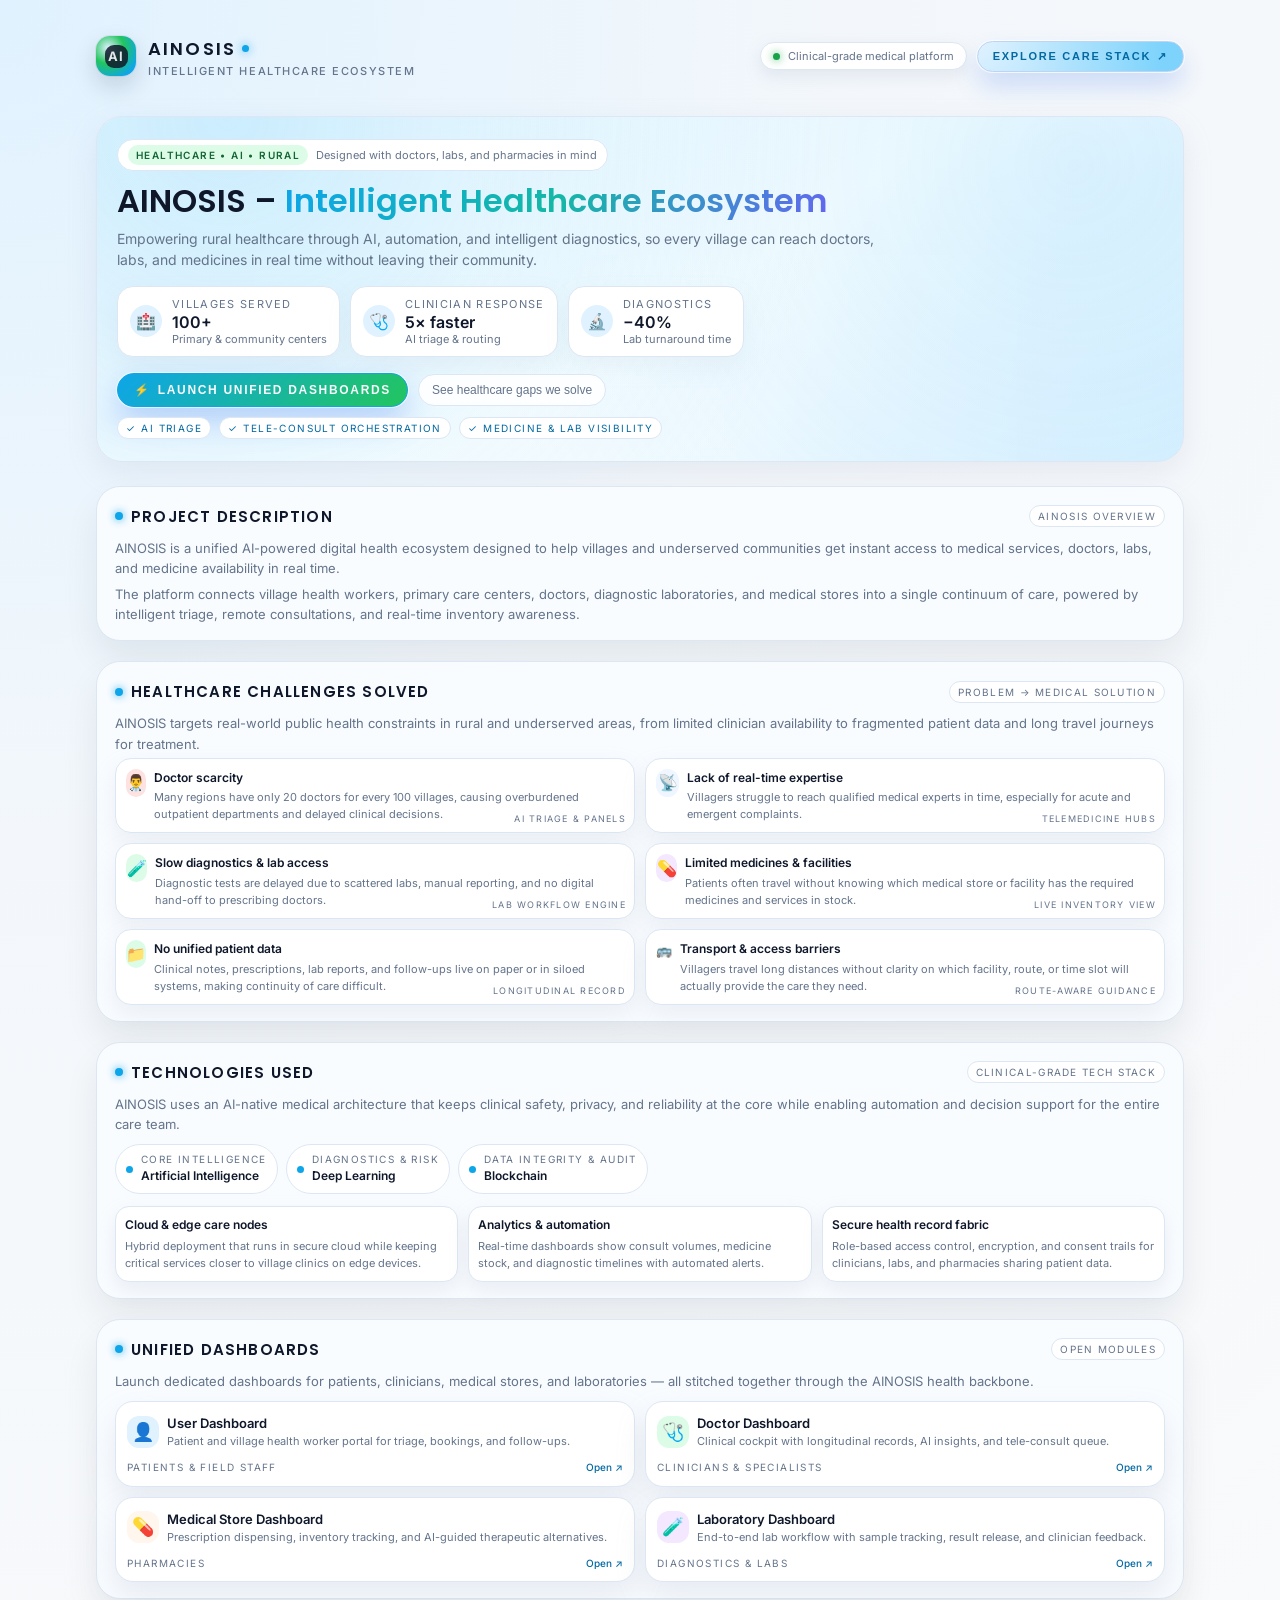
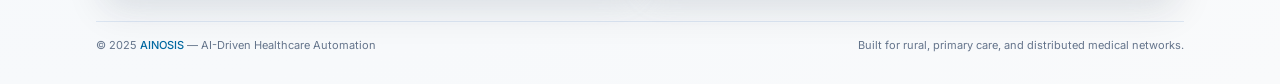
<file: AInosis/AInosis/index.html>
<!DOCTYPE html>
<html lang="en">
<head>
  <meta charset="UTF-8" />
  <title>AINOSIS – Intelligent Healthcare Ecosystem</title>
  <meta name="viewport" content="width=device-width, initial-scale=1.0" />
  <meta name="description" content="AINOSIS – Intelligent Healthcare Ecosystem for rural and underserved communities." />
  <link href="https://fonts.googleapis.com/css2?family=Poppins:wght@400;500;600;700&family=Inter:wght@300;400;500;600&display=swap" rel="stylesheet" />
  <style>
    :root {
      --bg: #f3f7fb;
      --bg-alt: #ffffff;
      --bg-section: #f9fcff;
      --primary: #0ea5e9;
      --primary-soft: #e0f2ff;
      --primary-strong: #0369a1;
      --accent-green: #16a34a;
      --accent-purple: #8b5cf6;
      --border-subtle: #dde7f3;
      --border-strong: #bed4f3;
      --text-main: #0f172a;
      --text-soft: #64748b;
      --radius-lg: 18px;
      --radius-xl: 24px;
      --shadow-soft: 0 18px 35px rgba(15, 23, 42, 0.07);
      --shadow-card: 0 10px 30px rgba(148, 163, 184, 0.16);
      --nav-height: 72px;
    }

    *, *::before, *::after {
      box-sizing: border-box;
      margin: 0;
      padding: 0;
    }

    body {
      font-family: 'Inter', system-ui, -apple-system, BlinkMacSystemFont, 'Segoe UI', sans-serif;
      background: radial-gradient(circle at top left, #e0f2ff 0, #f3f7fb 40%, #f9fafb 100%);
      color: var(--text-main);
      min-height: 100vh;
      -webkit-font-smoothing: antialiased;
    }

    a {
      text-decoration: none;
      color: inherit;
    }

    .page-shell {
      max-width: 1120px;
      margin: 0 auto;
      padding: 20px 16px 32px;
    }

    /* Top Navigation */
    .nav {
      height: var(--nav-height);
      display: flex;
      align-items: center;
      justify-content: space-between;
      margin-bottom: 24px;
    }

    .nav-left {
      display: flex;
      align-items: center;
      gap: 12px;
    }

    .nav-logo {
      width: 40px;
      height: 40px;
      border-radius: 14px;
      background: radial-gradient(circle at 30% 30%, #e0f2ff, #22c55e 40%, #0ea5e9 80%);
      display: flex;
      align-items: center;
      justify-content: center;
      box-shadow:
        0 0 0 1px rgba(15, 23, 42, 0.06),
        0 10px 24px rgba(15, 23, 42, 0.16);
    }

    .nav-logo-icon {
      width: 23px;
      height: 23px;
      border-radius: 9px;
      background: rgba(15, 23, 42, 0.85);
      color: #e5e7eb;
      font-size: 13px;
      font-weight: 700;
      letter-spacing: 0.09em;
      display: flex;
      align-items: center;
      justify-content: center;
    }

    .nav-title-group {
      display: flex;
      flex-direction: column;
      gap: 2px;
    }

    .nav-title {
      font-family: 'Poppins', system-ui;
      font-weight: 600;
      font-size: 18px;
      letter-spacing: 0.12em;
      text-transform: uppercase;
      display: flex;
      align-items: center;
      gap: 6px;
    }

    .nav-title span.brand-dot {
      width: 7px;
      height: 7px;
      border-radius: 999px;
      background: var(--primary);
      box-shadow: 0 0 10px rgba(14, 165, 233, 0.8);
    }

    .nav-subtitle {
      font-size: 11px;
      font-weight: 500;
      text-transform: uppercase;
      letter-spacing: 0.14em;
      color: var(--text-soft);
    }

    .nav-right {
      display: flex;
      align-items: center;
      gap: 10px;
    }

    .nav-pill {
      padding: 6px 12px;
      border-radius: 999px;
      border: 1px solid var(--border-subtle);
      background: #ffffff;
      display: inline-flex;
      align-items: center;
      gap: 8px;
      font-size: 11px;
      color: var(--text-soft);
      box-shadow: 0 6px 16px rgba(148, 163, 184, 0.18);
    }

    .nav-pill-dot {
      width: 7px;
      height: 7px;
      border-radius: 999px;
      background: var(--accent-green);
      box-shadow: 0 0 8px rgba(22, 163, 74, 0.8);
    }

    .nav-cta {
      padding: 8px 15px;
      border-radius: 999px;
      border: 1px solid var(--border-strong);
      background: radial-gradient(circle at 0 0, #e0f2ff, #bae6fd 35%, #7dd3fc 90%);
      font-size: 11px;
      font-weight: 600;
      letter-spacing: 0.16em;
      text-transform: uppercase;
      color: var(--primary-strong);
      display: inline-flex;
      align-items: center;
      gap: 6px;
      cursor: pointer;
      box-shadow:
        0 0 0 1px rgba(255, 255, 255, 0.7),
        0 14px 26px rgba(37, 99, 235, 0.2);
      transition: transform 160ms ease-out, box-shadow 160ms ease-out;
    }

    .nav-cta:hover {
      transform: translateY(-1px);
      box-shadow:
        0 0 0 1px rgba(191, 219, 254, 1),
        0 18px 34px rgba(30, 64, 175, 0.24);
    }

    /* Hero section (full width) */
    .hero {
      background: linear-gradient(145deg, #f5fbff 0, #ffffff 55%, #e0f2ff 100%);
      border-radius: 26px;
      padding: 22px 20px 22px;
      box-shadow: var(--shadow-card);
      border: 1px solid var(--border-subtle);
      margin-bottom: 24px;
      position: relative;
      overflow: hidden;
    }

    .hero-decoration {
      position: absolute;
      inset: 0;
      pointer-events: none;
      background:
        radial-gradient(circle at 12% 0, rgba(56, 189, 248, 0.25), transparent 60%),
        radial-gradient(circle at 90% 14%, rgba(56, 189, 248, 0.18), transparent 60%);
      opacity: 0.9;
    }

    .hero-inner {
      position: relative;
      z-index: 1;
    }

    .hero-top {
      display: flex;
      align-items: center;
      justify-content: space-between;
      gap: 10px;
      margin-bottom: 12px;
    }

    .hero-pill {
      padding: 5px 10px;
      border-radius: 999px;
      border: 1px solid var(--border-subtle);
      background: #ffffff;
      font-size: 11px;
      color: var(--text-soft);
      display: inline-flex;
      align-items: center;
      gap: 8px;
    }

    .hero-pill-badge {
      padding: 4px 8px;
      border-radius: 999px;
      background: #dcfce7;
      color: #166534;
      text-transform: uppercase;
      letter-spacing: 0.14em;
      font-size: 10px;
      font-weight: 600;
    }

    .hero-title {
      font-family: 'Poppins', system-ui;
      font-size: clamp(24px, 3vw + 8px, 32px);
      font-weight: 600;
      line-height: 1.15;
      margin-bottom: 8px;
      color: var(--text-main);
    }

    .hero-title span.highlight {
      background: linear-gradient(120deg, #0ea5e9, #14b8a6, #6366f1);
      -webkit-background-clip: text;
      background-clip: text;
      color: transparent;
    }

    .hero-subtitle {
      font-size: 14px;
      color: var(--text-soft);
      max-width: 760px;
      line-height: 1.5;
      margin-bottom: 16px;
    }

    .hero-stats {
      display: flex;
      flex-wrap: wrap;
      gap: 10px;
      margin-bottom: 16px;
    }

    .hero-stat-card {
      min-width: 160px;
      border-radius: 16px;
      padding: 10px 12px;
      background: #ffffff;
      border: 1px solid var(--border-subtle);
      box-shadow: 0 10px 24px rgba(148, 163, 184, 0.1);
      display: flex;
      align-items: center;
      gap: 10px;
    }

    .hero-stat-icon {
      width: 32px;
      height: 32px;
      border-radius: 999px;
      display: flex;
      align-items: center;
      justify-content: center;
      font-size: 16px;
      background: var(--primary-soft);
      color: var(--primary-strong);
    }

    .hero-stat-label {
      font-size: 11px;
      text-transform: uppercase;
      letter-spacing: 0.12em;
      color: var(--text-soft);
      margin-bottom: 1px;
    }

    .hero-stat-value {
      font-size: 16px;
      font-weight: 600;
      color: var(--text-main);
    }

    .hero-stat-sub {
      font-size: 11px;
      color: var(--text-soft);
    }

    .hero-actions {
      display: flex;
      flex-wrap: wrap;
      gap: 10px;
      align-items: center;
    }

    .btn-primary {
      padding: 9px 16px;
      border-radius: 999px;
      border: 1px solid var(--primary);
      background: linear-gradient(135deg, #0ea5e9, #22c55e);
      color: #f9fafb;
      font-size: 12px;
      font-weight: 600;
      letter-spacing: 0.14em;
      text-transform: uppercase;
      display: inline-flex;
      align-items: center;
      gap: 7px;
      cursor: pointer;
      box-shadow:
        0 0 0 1px rgba(255, 255, 255, 0.6),
        0 14px 30px rgba(37, 99, 235, 0.27);
      transition: transform 160ms ease-out, box-shadow 160ms ease-out;
    }

    .btn-primary:hover {
      transform: translateY(-1px);
      box-shadow:
        0 0 0 1px rgba(129, 230, 217, 0.7),
        0 18px 36px rgba(30, 64, 175, 0.32);
    }

    .btn-ghost {
      padding: 8px 13px;
      border-radius: 999px;
      border: 1px solid var(--border-subtle);
      background: rgba(255, 255, 255, 0.9);
      color: var(--text-soft);
      font-size: 12px;
      display: inline-flex;
      align-items: center;
      gap: 7px;
      cursor: pointer;
      transition: background 140ms ease-out, border-color 140ms ease-out, color 140ms ease-out;
    }

    .btn-ghost:hover {
      background: #eef4ff;
      border-color: #cbd5f5;
      color: var(--primary-strong);
    }

    .hero-footnote {
      margin-top: 10px;
      font-size: 11px;
      color: var(--text-soft);
      display: flex;
      flex-wrap: wrap;
      gap: 8px;
      align-items: center;
    }

    .hero-footnote-badge {
      padding: 4px 8px;
      border-radius: 999px;
      border: 1px solid var(--border-subtle);
      background: #ffffff;
      font-size: 10px;
      letter-spacing: 0.14em;
      text-transform: uppercase;
      color: var(--primary-strong);
      display: inline-flex;
      align-items: center;
      gap: 5px;
    }

    /* SECTION WRAPPER */
    .section {
      background: var(--bg-section);
      border-radius: var(--radius-xl);
      padding: 18px 18px 16px;
      border: 1px solid var(--border-subtle);
      box-shadow: var(--shadow-soft);
      margin-bottom: 20px;
    }

    .section-header {
      display: flex;
      align-items: center;
      justify-content: space-between;
      gap: 10px;
      margin-bottom: 10px;
    }

    .section-title {
      font-family: 'Poppins', system-ui;
      font-size: 15px;
      font-weight: 600;
      letter-spacing: 0.08em;
      text-transform: uppercase;
      display: inline-flex;
      align-items: center;
      gap: 8px;
      color: var(--text-main);
    }

    .section-title-pill {
      width: 8px;
      height: 8px;
      border-radius: 999px;
      background: var(--primary);
      box-shadow: 0 0 8px rgba(14, 165, 233, 0.9);
    }

    .section-chip {
      padding: 4px 8px;
      border-radius: 999px;
      border: 1px solid var(--border-subtle);
      background: #ffffff;
      font-size: 10px;
      text-transform: uppercase;
      letter-spacing: 0.13em;
      color: var(--text-soft);
    }

    .section-body {
      font-size: 13px;
      color: var(--text-soft);
      line-height: 1.55;
    }

    .section-body p + p {
      margin-top: 6px;
    }

    /* Challenges grid (single flow, but 2 columns on desktop) */
    .challenge-grid {
      display: grid;
      grid-template-columns: repeat(2, minmax(0, 1fr));
      gap: 10px;
      margin-top: 4px;
    }

    .challenge-card {
      border-radius: 16px;
      padding: 10px 10px 9px;
      background: #ffffff;
      border: 1px solid var(--border-subtle);
      box-shadow: 0 10px 24px rgba(148, 163, 184, 0.14);
      display: flex;
      align-items: flex-start;
      gap: 8px;
      position: relative;
      overflow: hidden;
    }

    .challenge-icon {
      width: 28px;
      height: 28px;
      border-radius: 999px;
      display: flex;
      align-items: center;
      justify-content: center;
      font-size: 16px;
    }

    .challenge-icon.blue {
      background: #eff6ff;
      color: #1d4ed8;
    }

    .challenge-icon.green {
      background: #dcfce7;
      color: #15803d;
    }

    .challenge-icon.purple {
      background: #f3e8ff;
      color: #7c3aed;
    }

    .challenge-icon.red {
      background: #fee2e2;
      color: #b91c1c;
    }

    .challenge-title {
      font-size: 12px;
      font-weight: 600;
      color: var(--text-main);
      margin-bottom: 2px;
    }

    .challenge-text {
      font-size: 11px;
      color: var(--text-soft);
    }

    .challenge-tag {
      position: absolute;
      bottom: 6px;
      right: 8px;
      font-size: 9px;
      text-transform: uppercase;
      letter-spacing: 0.14em;
      color: var(--text-soft);
    }

    /* Technologies */
    .tech-pill-row {
      display: flex;
      flex-wrap: wrap;
      gap: 8px;
      margin-top: 10px;
    }

    .tech-pill {
      border-radius: 999px;
      padding: 7px 10px;
      border: 1px solid var(--border-subtle);
      background: #ffffff;
      display: inline-flex;
      align-items: center;
      gap: 8px;
      font-size: 11px;
    }

    .tech-dot {
      width: 7px;
      height: 7px;
      border-radius: 999px;
      background: var(--primary);
    }

    .tech-label {
      font-size: 10px;
      letter-spacing: 0.14em;
      text-transform: uppercase;
      color: var(--text-soft);
    }

    .tech-primary {
      font-size: 12px;
      font-weight: 600;
      color: var(--text-main);
    }

    .tech-grid {
      display: grid;
      grid-template-columns: repeat(3, minmax(0, 1fr));
      gap: 10px;
      margin-top: 12px;
    }

    .tech-mini {
      border-radius: 14px;
      padding: 9px 9px;
      background: #ffffff;
      border: 1px solid var(--border-subtle);
      box-shadow: 0 8px 20px rgba(148, 163, 184, 0.16);
      font-size: 12px;
    }

    .tech-mini-label {
      font-weight: 600;
      color: var(--text-main);
      margin-bottom: 3px;
    }

    .tech-mini-caption {
      font-size: 11px;
      color: var(--text-soft);
    }

    /* Dashboard Links */
    .dash-links-grid {
      display: grid;
      grid-template-columns: repeat(2, minmax(0, 1fr));
      gap: 10px;
      margin-top: 10px;
    }

    .dash-link-card {
      border-radius: 18px;
      padding: 11px 11px 10px;
      background: #ffffff;
      border: 1px solid var(--border-subtle);
      box-shadow: 0 14px 30px rgba(148, 163, 184, 0.18);
      cursor: pointer;
      display: flex;
      flex-direction: column;
      gap: 6px;
      transition: transform 150ms ease-out, box-shadow 150ms ease-out, border-color 150ms ease-out;
    }

    .dash-link-card:hover {
      transform: translateY(-3px);
      border-color: var(--primary);
      box-shadow:
        0 0 0 1px rgba(191, 219, 254, 0.9),
        0 18px 38px rgba(30, 64, 175, 0.32);
    }

    .dash-link-header {
      display: flex;
      align-items: center;
      gap: 8px;
    }

    .dash-link-icon {
      width: 32px;
      height: 32px;
      border-radius: 12px;
      display: flex;
      align-items: center;
      justify-content: center;
      font-size: 18px;
      background: #eff6ff;
      color: #1d4ed8;
    }

    .dash-link-title {
      font-size: 13px;
      font-weight: 600;
      color: var(--text-main);
    }

    .dash-link-subtitle {
      font-size: 11px;
      color: var(--text-soft);
    }

    .dash-link-footer {
      display: flex;
      justify-content: space-between;
      align-items: center;
      margin-top: 4px;
      font-size: 10px;
    }

    .dash-link-chip {
      text-transform: uppercase;
      letter-spacing: 0.14em;
      color: var(--text-soft);
    }

    .dash-link-cta {
      display: inline-flex;
      align-items: center;
      gap: 4px;
      color: var(--primary-strong);
      font-weight: 500;
    }

    /* Footer */
    .footer {
      margin-top: 22px;
      padding-top: 16px;
      border-top: 1px solid var(--border-subtle);
      font-size: 11px;
      color: var(--text-soft);
      display: flex;
      justify-content: space-between;
      gap: 8px;
      flex-wrap: wrap;
    }

    .footer span.highlight {
      color: var(--primary-strong);
      font-weight: 500;
    }

    /* Simple fade-in */
    .fade-in {
      opacity: 0;
      transform: translateY(8px);
      transition: opacity 220ms ease-out, transform 220ms ease-out;
    }

    .fade-in.visible {
      opacity: 1;
      transform: translateY(0);
    }

    /* Responsive */
    @media (max-width: 900px) {
      .challenge-grid {
        grid-template-columns: minmax(0, 1fr);
      }
      .tech-grid {
        grid-template-columns: repeat(2, minmax(0, 1fr));
      }
      .dash-links-grid {
        grid-template-columns: minmax(0, 1fr);
      }
    }

    @media (max-width: 720px) {
      .nav-subtitle {
        display: none;
      }
      .nav-pill {
        display: none;
      }
      .hero {
        padding: 18px 14px 16px;
      }
      .hero-stats {
        flex-direction: column;
      }
      .tech-grid {
        grid-template-columns: minmax(0, 1fr);
      }
    }

    @media (max-width: 480px) {
      .page-shell {
        padding-inline: 14px;
      }
      .hero-actions {
        flex-direction: column;
        align-items: stretch;
      }
      .btn-primary,
      .btn-ghost {
        width: 100%;
        justify-content: center;
      }
    }
  </style>
</head>
<body>
  <div class="page-shell">
    <!-- Top Navigation -->
    <header class="nav">
      <div class="nav-left">
        <div class="nav-logo">
          <div class="nav-logo-icon">AI</div>
        </div>
        <div class="nav-title-group">
          <div class="nav-title">
            AINOSIS
            <span class="brand-dot"></span>
          </div>
          <div class="nav-subtitle">Intelligent Healthcare Ecosystem</div>
        </div>
      </div>
      <div class="nav-right">
        <div class="nav-pill">
          <span class="nav-pill-dot"></span>
          <span>Clinical-grade medical platform</span>
        </div>
        <button class="nav-cta" id="navExploreBtn">
          Explore care stack
          <span>↗</span>
        </button>
      </div>
    </header>

    <!-- Hero Section (full width) -->
    <section class="hero fade-in" id="heroSection">
      <div class="hero-decoration"></div>
      <div class="hero-inner">
        <div class="hero-top">
          <div class="hero-pill">
            <span class="hero-pill-badge">Healthcare • AI • Rural</span>
            <span>Designed with doctors, labs, and pharmacies in mind</span>
          </div>
        </div>

        <h1 class="hero-title">
          AINOSIS – <span class="highlight">Intelligent Healthcare Ecosystem</span>
        </h1>
        <p class="hero-subtitle">
          Empowering rural healthcare through AI, automation, and intelligent diagnostics, so every village can reach doctors, labs, and medicines in real time without leaving their community.
        </p>

        <div class="hero-stats">
          <div class="hero-stat-card">
            <div class="hero-stat-icon">🏥</div>
            <div>
              <div class="hero-stat-label">Villages served</div>
              <div class="hero-stat-value">100+</div>
              <div class="hero-stat-sub">Primary & community centers</div>
            </div>
          </div>
          <div class="hero-stat-card">
            <div class="hero-stat-icon">🩺</div>
            <div>
              <div class="hero-stat-label">Clinician response</div>
              <div class="hero-stat-value">5× faster</div>
              <div class="hero-stat-sub">AI triage & routing</div>
            </div>
          </div>
          <div class="hero-stat-card">
            <div class="hero-stat-icon">🔬</div>
            <div>
              <div class="hero-stat-label">Diagnostics</div>
              <div class="hero-stat-value">−40%</div>
              <div class="hero-stat-sub">Lab turnaround time</div>
            </div>
          </div>
        </div>

        <div class="hero-actions">
          <button class="btn-primary" id="getStartedBtn">
            <span>⚡</span>
            Launch unified dashboards
          </button>
          <button class="btn-ghost" id="viewChallengesBtn">
            <span>See healthcare gaps we solve</span>
          </button>
        </div>

        <div class="hero-footnote">
          <div class="hero-footnote-badge">
            <span>✓</span>
            AI triage
          </div>
          <div class="hero-footnote-badge">
            <span>✓</span>
            Tele-consult orchestration
          </div>
          <div class="hero-footnote-badge">
            <span>✓</span>
            Medicine & lab visibility
          </div>
        </div>
      </div>
    </section>

    <!-- Project Description -->
    <section class="section fade-in" id="descriptionSection">
      <div class="section-header">
        <div class="section-title">
          <span class="section-title-pill"></span>
          Project Description
        </div>
        <div class="section-chip">AINOSIS overview</div>
      </div>
      <div class="section-body">
        <p>
          AINOSIS is a unified AI-powered digital health ecosystem designed to help villages and underserved communities get instant access to medical services, doctors, labs, and medicine availability in real time.
        </p>
        <p>
          The platform connects village health workers, primary care centers, doctors, diagnostic laboratories, and medical stores into a single continuum of care, powered by intelligent triage, remote consultations, and real-time inventory awareness.
        </p>
      </div>
    </section>

    <!-- Challenges Solved -->
    <section class="section fade-in" id="challengesSection">
      <div class="section-header">
        <div class="section-title">
          <span class="section-title-pill"></span>
          Healthcare Challenges Solved
        </div>
        <div class="section-chip">Problem → Medical solution</div>
      </div>
      <div class="section-body">
        <p>
          AINOSIS targets real-world public health constraints in rural and underserved areas, from limited clinician availability to fragmented patient data and long travel journeys for treatment.
        </p>
        <div class="challenge-grid">
          <div class="challenge-card">
            <div class="challenge-icon red">👨‍⚕️</div>
            <div>
              <div class="challenge-title">Doctor scarcity</div>
              <div class="challenge-text">
                Many regions have only 20 doctors for every 100 villages, causing overburdened outpatient departments and delayed clinical decisions.
              </div>
            </div>
            <div class="challenge-tag">AI triage & panels</div>
          </div>

          <div class="challenge-card">
            <div class="challenge-icon blue">📡</div>
            <div>
              <div class="challenge-title">Lack of real-time expertise</div>
              <div class="challenge-text">
                Villagers struggle to reach qualified medical experts in time, especially for acute and emergent complaints.
              </div>
            </div>
            <div class="challenge-tag">Telemedicine hubs</div>
          </div>

          <div class="challenge-card">
            <div class="challenge-icon green">🧪</div>
            <div>
              <div class="challenge-title">Slow diagnostics & lab access</div>
              <div class="challenge-text">
                Diagnostic tests are delayed due to scattered labs, manual reporting, and no digital hand-off to prescribing doctors.
              </div>
            </div>
            <div class="challenge-tag">Lab workflow engine</div>
          </div>

          <div class="challenge-card">
            <div class="challenge-icon purple">💊</div>
            <div>
              <div class="challenge-title">Limited medicines & facilities</div>
              <div class="challenge-text">
                Patients often travel without knowing which medical store or facility has the required medicines and services in stock.
              </div>
            </div>
            <div class="challenge-tag">Live inventory view</div>
          </div>

          <div class="challenge-card">
            <div class="challenge-icon green">📁</div>
            <div>
              <div class="challenge-title">No unified patient data</div>
              <div class="challenge-text">
                Clinical notes, prescriptions, lab reports, and follow-ups live on paper or in siloed systems, making continuity of care difficult.
              </div>
            </div>
            <div class="challenge-tag">Longitudinal record</div>
          </div>

          <div class="challenge-card">
            <div class="challenge-icon.red">🚌</div>
            <div>
              <div class="challenge-title">Transport & access barriers</div>
              <div class="challenge-text">
                Villagers travel long distances without clarity on which facility, route, or time slot will actually provide the care they need.
              </div>
            </div>
            <div class="challenge-tag">Route-aware guidance</div>
          </div>
        </div>
      </div>
    </section>

    <!-- Technologies Used -->
    <section class="section fade-in" id="techSection">
      <div class="section-header">
        <div class="section-title">
          <span class="section-title-pill"></span>
          Technologies Used
        </div>
        <div class="section-chip">Clinical-grade tech stack</div>
      </div>
      <div class="section-body">
        <p>
          AINOSIS uses an AI-native medical architecture that keeps clinical safety, privacy, and reliability at the core while enabling automation and decision support for the entire care team.
        </p>
        <div class="tech-pill-row">
          <div class="tech-pill">
            <span class="tech-dot"></span>
            <div>
              <div class="tech-label">Core intelligence</div>
              <div class="tech-primary">Artificial Intelligence</div>
            </div>
          </div>
          <div class="tech-pill">
            <span class="tech-dot"></span>
            <div>
              <div class="tech-label">Diagnostics & risk</div>
              <div class="tech-primary">Deep Learning</div>
            </div>
          </div>
          <div class="tech-pill">
            <span class="tech-dot"></span>
            <div>
              <div class="tech-label">Data integrity & audit</div>
              <div class="tech-primary">Blockchain</div>
            </div>
          </div>
        </div>

        <div class="tech-grid">
          <div class="tech-mini">
            <div class="tech-mini-label">Cloud & edge care nodes</div>
            <div class="tech-mini-caption">
              Hybrid deployment that runs in secure cloud while keeping critical services closer to village clinics on edge devices.
            </div>
          </div>
          <div class="tech-mini">
            <div class="tech-mini-label">Analytics & automation</div>
            <div class="tech-mini-caption">
              Real-time dashboards show consult volumes, medicine stock, and diagnostic timelines with automated alerts.
            </div>
          </div>
          <div class="tech-mini">
            <div class="tech-mini-label">Secure health record fabric</div>
            <div class="tech-mini-caption">
              Role-based access control, encryption, and consent trails for clinicians, labs, and pharmacies sharing patient data.
            </div>
          </div>
        </div>
      </div>
    </section>

    <!-- Dashboard Links -->
    <section class="section fade-in" id="dashLinksSection">
      <div class="section-header">
        <div class="section-title">
          <span class="section-title-pill"></span>
          Unified Dashboards
        </div>
        <div class="section-chip">Open modules</div>
      </div>
      <div class="section-body">
        <p style="margin-bottom: 8px;">
          Launch dedicated dashboards for patients, clinicians, medical stores, and laboratories — all stitched together through the AINOSIS health backbone.
        </p>
        <div class="dash-links-grid">
          <!-- User Dashboard -->
          <a href="User/index.html" target="_blank" class="dash-link-card">
            <div class="dash-link-header">
              <div class="dash-link-icon" style="background:#e0f2fe;color:#0f766e;">👤</div>
              <div>
                <div class="dash-link-title">User Dashboard</div>
                <div class="dash-link-subtitle">
                  Patient and village health worker portal for triage, bookings, and follow-ups.
                </div>
              </div>
            </div>
            <div class="dash-link-footer">
              <span class="dash-link-chip">Patients & field staff</span>
              <span class="dash-link-cta">Open ↗</span>
            </div>
          </a>

          <!-- Doctor Dashboard -->
          <a href="Doctor/index.html" target="_blank" class="dash-link-card">
            <div class="dash-link-header">
              <div class="dash-link-icon" style="background:#dcfce7;color:#166534;">🩺</div>
              <div>
                <div class="dash-link-title">Doctor Dashboard</div>
                <div class="dash-link-subtitle">
                  Clinical cockpit with longitudinal records, AI insights, and tele-consult queue.
                </div>
              </div>
            </div>
            <div class="dash-link-footer">
              <span class="dash-link-chip">Clinicians & specialists</span>
              <span class="dash-link-cta">Open ↗</span>
            </div>
          </a>

          <!-- Medical Store Dashboard -->
          <a href="Medical Store/index.html" target="_blank" class="dash-link-card">
            <div class="dash-link-header">
              <div class="dash-link-icon" style="background:#fff7ed;color:#c2410c;">💊</div>
              <div>
                <div class="dash-link-title">Medical Store Dashboard</div>
                <div class="dash-link-subtitle">
                  Prescription dispensing, inventory tracking, and AI-guided therapeutic alternatives.
                </div>
              </div>
            </div>
            <div class="dash-link-footer">
              <span class="dash-link-chip">Pharmacies</span>
              <span class="dash-link-cta">Open ↗</span>
            </div>
          </a>

          <!-- Laboratory Dashboard -->
          <a href="Laboratory/index.html" target="_blank" class="dash-link-card">
            <div class="dash-link-header">
              <div class="dash-link-icon" style="background:#f3e8ff;color:#6d28d9;">🧪</div>
              <div>
                <div class="dash-link-title">Laboratory Dashboard</div>
                <div class="dash-link-subtitle">
                  End-to-end lab workflow with sample tracking, result release, and clinician feedback.
                </div>
              </div>
            </div>
            <div class="dash-link-footer">
              <span class="dash-link-chip">Diagnostics & labs</span>
              <span class="dash-link-cta">Open ↗</span>
            </div>
          </a>
        </div>
      </div>
    </section>

    <!-- Footer -->
    <footer class="footer">
      <div>
        © 2025 <span class="highlight">AINOSIS</span> — AI-Driven Healthcare Automation
      </div>
      <div>
        Built for rural, primary care, and distributed medical networks.
      </div>
    </footer>
  </div>

  <script>
    function smoothScrollToSection(id) {
      const el = document.getElementById(id);
      if (!el) return;
      const rect = el.getBoundingClientRect();
      const offset = window.scrollY + rect.top - 70;
      window.scrollTo({ top: offset, behavior: 'smooth' });
    }

    document.getElementById('viewChallengesBtn')?.addEventListener('click', function () {
      smoothScrollToSection('challengesSection');
    });

    document.getElementById('getStartedBtn')?.addEventListener('click', function () {
      smoothScrollToSection('dashLinksSection');
    });

    document.getElementById('navExploreBtn')?.addEventListener('click', function () {
      smoothScrollToSection('descriptionSection');
    });

    const observer = new IntersectionObserver(
      (entries) => {
        entries.forEach((entry) => {
          if (entry.isIntersecting) {
            entry.target.classList.add('visible');
            observer.unobserve(entry.target);
          }
        });
      },
      { threshold: 0.15 }
    );

    document.querySelectorAll('.fade-in').forEach((el) => observer.observe(el));
  </script>
</body>
</html>
</file>
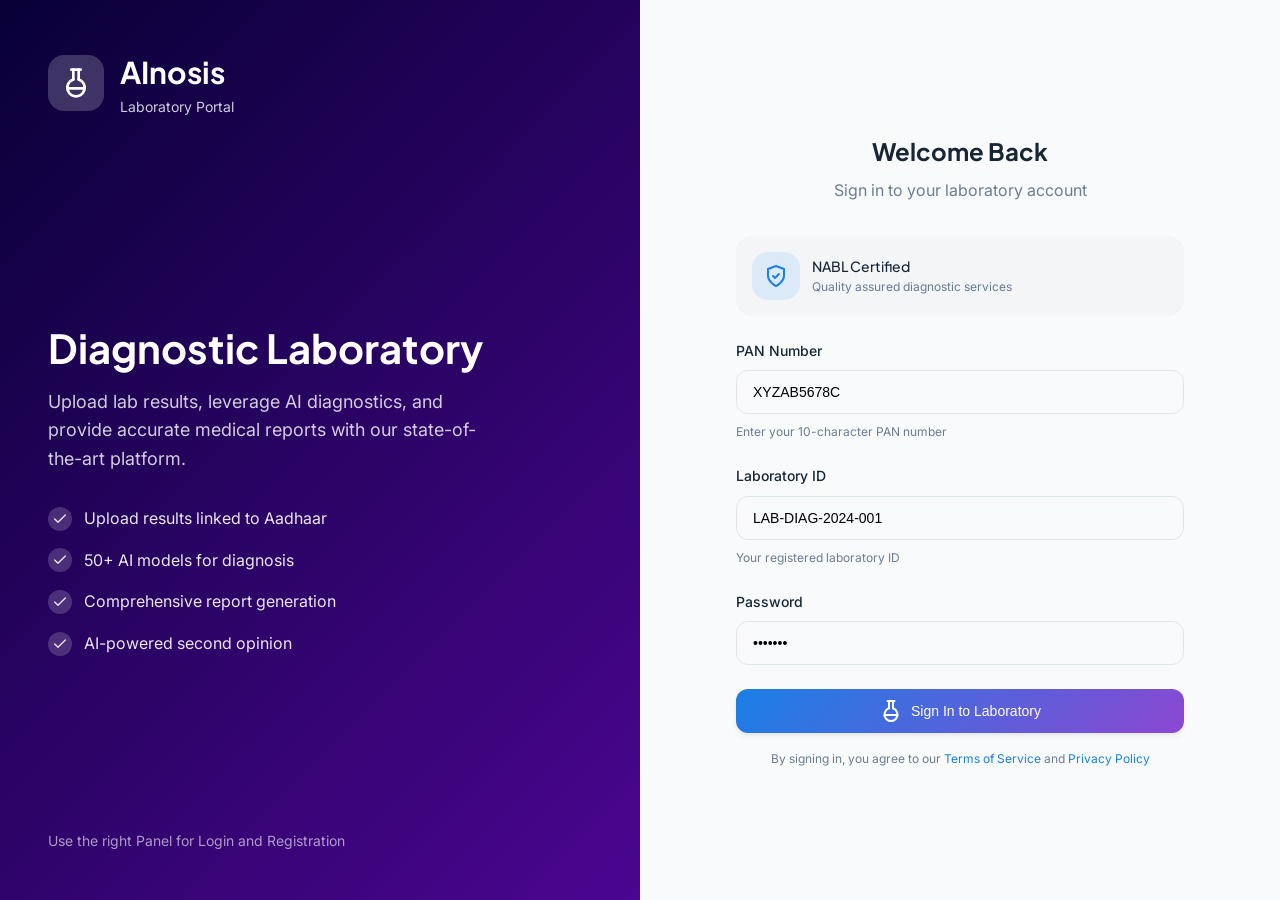
<file: AInosis/AInosis/Laboratory/index.html>
<!DOCTYPE html>
<html lang="en">
<head>
  <meta charset="UTF-8">
  <meta name="viewport" content="width=device-width, initial-scale=1.0">
  <title>AInosis - Laboratory Dashboard</title>
  <meta name="description" content="AInosis Laboratory Dashboard - Lab Results & Diagnostics">
  <link rel="preconnect" href="https://fonts.googleapis.com">
  <link rel="preconnect" href="https://fonts.gstatic.com" crossorigin>
  <link href="https://fonts.googleapis.com/css2?family=Inter:wght@300;400;500;600;700;800&family=Plus+Jakarta+Sans:wght@400;500;600;700;800&display=swap" rel="stylesheet">
  <style>
    * { margin: 0; padding: 0; box-sizing: border-box; }
    :root {
      --background: hsl(200, 20%, 98%);
      --foreground: hsl(210, 40%, 15%);
      --card: hsl(0, 0%, 100%);
      --card-foreground: hsl(210, 40%, 15%);
      --primary: hsl(210, 80%, 50%);
      --primary-foreground: hsl(0, 0%, 100%);
      --secondary: hsl(200, 25%, 94%);
      --secondary-foreground: hsl(210, 40%, 20%);
      --muted: hsl(200, 20%, 96%);
      --muted-foreground: hsl(215, 15%, 50%);
      --accent: hsl(210, 60%, 45%);
      --border: hsl(200, 20%, 90%);
      --destructive: hsl(0, 72%, 55%);
      --medical-teal: hsl(174, 72%, 40%);
      --medical-teal-light: hsl(174, 72%, 95%);
      --medical-blue: hsl(210, 80%, 50%);
      --medical-blue-light: hsl(210, 80%, 95%);
      --medical-green: hsl(142, 60%, 45%);
      --medical-green-light: hsl(142, 60%, 95%);
      --medical-orange: hsl(30, 90%, 55%);
      --medical-orange-light: hsl(30, 90%, 95%);
      --medical-red: hsl(0, 72%, 55%);
      --medical-red-light: hsl(0, 72%, 95%);
      --medical-purple: hsl(270, 60%, 55%);
      --medical-purple-light: hsl(270, 60%, 95%);
      --radius: 0.75rem;
      --shadow-sm: 0 1px 2px 0 hsla(210, 40%, 15%, 0.05);
      --shadow-md: 0 4px 6px -1px hsla(210, 40%, 15%, 0.07), 0 2px 4px -2px hsla(210, 40%, 15%, 0.05);
      --shadow-lg: 0 10px 15px -3px hsla(210, 40%, 15%, 0.08), 0 4px 6px -4px hsla(210, 40%, 15%, 0.05);
    }
    body { font-family: 'Inter', system-ui, sans-serif; background: var(--background); color: var(--foreground); line-height: 1.6; -webkit-font-smoothing: antialiased; }
    h1, h2, h3, h4, h5, h6 { font-family: 'Plus Jakarta Sans', 'Inter', system-ui, sans-serif; }
    .hidden { display: none !important; }
    .flex { display: flex; }
    .flex-col { flex-direction: column; }
    .flex-wrap { flex-wrap: wrap; }
    .items-center { align-items: center; }
    .items-start { align-items: flex-start; }
    .justify-center { justify-content: center; }
    .justify-between { justify-content: space-between; }
    .gap-2 { gap: 0.5rem; }
    .gap-3 { gap: 0.75rem; }
    .gap-4 { gap: 1rem; }
    .gap-6 { gap: 1.5rem; }
    .flex-1 { flex: 1; }
    .w-full { width: 100%; }
    .text-center { text-align: center; }
    .text-sm { font-size: 0.875rem; }
    .text-xs { font-size: 0.75rem; }
    .text-lg { font-size: 1.125rem; }
    .text-xl { font-size: 1.25rem; }
    .text-2xl { font-size: 1.5rem; }
    .font-medium { font-weight: 500; }
    .font-semibold { font-weight: 600; }
    .font-bold { font-weight: 700; }
    .mb-2 { margin-bottom: 0.5rem; }
    .mb-3 { margin-bottom: 0.75rem; }
    .mb-4 { margin-bottom: 1rem; }
    .mb-6 { margin-bottom: 1.5rem; }
    .mt-2 { margin-top: 0.5rem; }
    .mt-4 { margin-top: 1rem; }
    .mt-6 { margin-top: 1.5rem; }
    .p-3 { padding: 0.75rem; }
    .p-4 { padding: 1rem; }
    .p-6 { padding: 1.5rem; }
    .rounded-lg { border-radius: var(--radius); }
    .rounded-xl { border-radius: calc(var(--radius) + 4px); }
    .rounded-full { border-radius: 9999px; }
    .overflow-hidden { overflow: hidden; }
    .overflow-y-auto { overflow-y: auto; }
    .grid { display: grid; }
    .grid-cols-2 { grid-template-columns: repeat(2, 1fr); }
    .grid-cols-3 { grid-template-columns: repeat(3, 1fr); }
    .grid-cols-4 { grid-template-columns: repeat(4, 1fr); }

    .medical-card {
      background: var(--card);
      border-radius: calc(var(--radius) + 4px);
      border: 1px solid var(--border);
      padding: 1.5rem;
      box-shadow: var(--shadow-md);
      transition: all 0.3s ease;
    }
    .medical-card:hover { box-shadow: var(--shadow-lg); transform: translateY(-2px); }

    .btn {
      display: inline-flex;
      align-items: center;
      justify-content: center;
      gap: 0.5rem;
      padding: 0.625rem 1rem;
      border-radius: var(--radius);
      font-size: 0.875rem;
      font-weight: 500;
      cursor: pointer;
      transition: all 0.2s ease;
      border: none;
      outline: none;
    }
    .btn:disabled { opacity: 0.5; cursor: not-allowed; }
    .btn-primary { background: var(--primary); color: var(--primary-foreground); }
    .btn-primary:hover:not(:disabled) { background: hsl(210, 80%, 45%); }
    .btn-medical { background: linear-gradient(135deg, var(--medical-blue) 0%, var(--medical-purple) 100%); color: white; box-shadow: var(--shadow-md); }
    .btn-medical:hover:not(:disabled) { box-shadow: var(--shadow-lg); transform: scale(0.98); }
    .btn-outline { background: transparent; border: 1px solid var(--border); color: var(--foreground); }
    .btn-outline:hover:not(:disabled) { background: var(--muted); }
    .btn-ghost { background: transparent; color: var(--muted-foreground); }
    .btn-ghost:hover { background: var(--muted); color: var(--foreground); }
    .btn-success { background: var(--medical-green); color: white; }
    .btn-danger { background: var(--medical-red); color: white; }

    .input {
      width: 100%;
      height: 2.75rem;
      padding: 0.5rem 1rem;
      border: 1px solid var(--border);
      border-radius: var(--radius);
      background: var(--background);
      font-size: 0.875rem;
      transition: all 0.2s ease;
      outline: none;
    }
    .input:focus { border-color: var(--primary); box-shadow: 0 0 0 3px hsla(210, 80%, 50%, 0.1); }
    .textarea { min-height: 100px; resize: vertical; padding: 0.75rem 1rem; }
    .select { appearance: none; background-image: url("data:image/svg+xml,%3Csvg xmlns='http://www.w3.org/2000/svg' width='24' height='24' viewBox='0 0 24 24' fill='none' stroke='currentColor' stroke-width='2'%3E%3Cpolyline points='6 9 12 15 18 9'%3E%3C/polyline%3E%3C/svg%3E"); background-repeat: no-repeat; background-position: right 0.75rem center; background-size: 1rem; }

    .status-badge {
      display: inline-flex;
      align-items: center;
      gap: 0.375rem;
      padding: 0.25rem 0.625rem;
      border-radius: 9999px;
      font-size: 0.75rem;
      font-weight: 500;
    }
    .status-normal { background: var(--medical-green-light); color: var(--medical-green); }
    .status-high { background: var(--medical-red-light); color: var(--medical-red); }
    .status-low { background: var(--medical-orange-light); color: var(--medical-orange); }
    .status-pending { background: var(--medical-orange-light); color: var(--medical-orange); }
    .status-completed { background: var(--medical-green-light); color: var(--medical-green); }
    .status-processing { background: var(--medical-blue-light); color: var(--medical-blue); }

    .login-container { min-height: 100vh; display: flex; }
    .login-left {
      display: none;
      width: 50%;
      background: linear-gradient(135deg, hsl(248.8deg 100% 10.71%) 0%, hsl(270deg 92.45% 29.54%) 100%);
      padding: 3rem;
      flex-direction: column;
      justify-content: space-between;
      position: relative;
      overflow: hidden;
      color: white;
    }
    .login-left::before { content: ''; position: absolute; top: 5rem; right: 5rem; width: 16rem; height: 16rem; border: 0px solid rgba(255,255,255,0.2); border-radius: 50%; }
    .login-left::after { content: ''; position: absolute; bottom: 10rem; left: 2rem; width: 24rem; height: 24rem; border: 0px solid rgba(255,255,255,0.2); border-radius: 50%; }
    .login-logo { display: flex; align-items: center; gap: 1rem; position: relative; z-index: 1; }
    .login-logo-icon { width: 3.5rem; height: 3.5rem; background: rgba(255,255,255,0.2); backdrop-filter: blur(10px); border-radius: 1rem; display: flex; align-items: center; justify-content: center; }
    .login-logo-icon svg { width: 2rem; height: 2rem; }
    .login-logo h1 { font-size: 1.875rem; font-weight: 700; }
    .login-logo p { font-size: 0.875rem; opacity: 0.8; }
    .login-content { position: relative; z-index: 1; }
    .login-content h2 { font-size: 2.5rem; font-weight: 700; line-height: 1.2; margin-bottom: 1rem; }
    .login-content p { font-size: 1.125rem; opacity: 0.8; max-width: 28rem; }
    .login-features { margin-top: 2rem; }
    .login-feature { display: flex; align-items: center; gap: 0.75rem; margin-bottom: 1rem; opacity: 0.9; }
    .login-feature-icon { width: 1.5rem; height: 1.5rem; background: rgba(255,255,255,0.2); border-radius: 50%; display: flex; align-items: center; justify-content: center; }
    .login-feature-icon svg { width: 1rem; height: 1rem; }
    .login-footer { font-size: 0.875rem; opacity: 0.6; position: relative; z-index: 1; }
    .login-right { width: 100%; display: flex; align-items: center; justify-content: center; padding: 1.5rem; }
    .login-form-container { width: 100%; max-width: 28rem; }
    .login-mobile-logo { display: flex; align-items: center; justify-content: center; gap: 0.75rem; margin-bottom: 2rem; }
    .login-mobile-logo .logo-icon { width: 3rem; height: 3rem; background: linear-gradient(135deg, var(--medical-blue) 0%, var(--medical-purple) 100%); border-radius: calc(var(--radius) + 4px); display: flex; align-items: center; justify-content: center; box-shadow: 0 0 30px hsla(210, 80%, 50%, 0.3); }
    .login-mobile-logo .logo-icon svg { width: 1.75rem; height: 1.75rem; color: white; }
    .login-mobile-logo h1 { font-size: 1.5rem; font-weight: 700; }
    .login-mobile-logo p { font-size: 0.75rem; color: var(--muted-foreground); }
    .login-form-header { text-align: center; margin-bottom: 2rem; }
    .login-form-header h2 { font-size: 1.5rem; font-weight: 700; margin-bottom: 0.5rem; }
    .login-form-header p { color: var(--muted-foreground); }
    .login-security-badge { display: flex; align-items: center; gap: 0.75rem; padding: 1rem; background: var(--muted); border-radius: calc(var(--radius) + 4px); margin-bottom: 1.5rem; }
    .login-security-icon { width: 3rem; height: 3rem; background: hsla(210, 80%, 50%, 0.1); border-radius: calc(var(--radius) + 4px); display: flex; align-items: center; justify-content: center; }
    .login-security-icon svg { width: 1.5rem; height: 1.5rem; color: var(--primary); }
    .login-security-text h4 { font-size: 0.875rem; font-weight: 500; }
    .login-security-text p { font-size: 0.75rem; color: var(--muted-foreground); }
    .login-form { display: flex; flex-direction: column; gap: 1.5rem; }
    .login-form label { display: block; font-size: 0.875rem; font-weight: 500; margin-bottom: 0.5rem; }
    .login-form .help-text { font-size: 0.75rem; color: var(--muted-foreground); margin-top: 0.5rem; }
    .login-terms { text-align: center; font-size: 0.75rem; color: var(--muted-foreground); margin-top: 1rem; }
    .login-terms a { color: var(--primary); text-decoration: none; }

    .dashboard-container { min-height: 100vh; background: var(--background); }
    .sidebar {
      position: fixed;
      top: 0;
      left: 0;
      height: 100%;
      width: 18rem;
      background: var(--card);
      border-right: 1px solid var(--border);
      z-index: 50;
      transform: translateX(-100%);
      transition: transform 0.3s ease;
    }
    .sidebar.open { transform: translateX(0); }
    .sidebar-overlay { position: fixed; inset: 0; background: hsla(210, 40%, 15%, 0.5); z-index: 40; display: none; }
    .sidebar-overlay.open { display: block; }
    .sidebar-header { height: 4rem; padding: 0 1.5rem; display: flex; align-items: center; justify-content: space-between; border-bottom: 1px solid var(--border); }
    .sidebar-logo { display: flex; align-items: center; gap: 0.75rem; text-decoration: none; color: inherit; }
    .sidebar-logo-icon { width: 2.5rem; height: 2.5rem; background: linear-gradient(135deg, var(--medical-blue) 0%, var(--medical-purple) 100%); border-radius: calc(var(--radius) + 4px); display: flex; align-items: center; justify-content: center; box-shadow: var(--shadow-md); }
    .sidebar-logo-icon svg { width: 1.5rem; height: 1.5rem; color: white; }
    .sidebar-logo h1 { font-size: 1.25rem; font-weight: 700; }
    .sidebar-logo p { font-size: 0.75rem; color: var(--muted-foreground); }
    .sidebar-close { display: block; padding: 0.5rem; background: transparent; border: none; cursor: pointer; border-radius: var(--radius); }
    .sidebar-close:hover { background: var(--muted); }
    .sidebar-close svg { width: 1.25rem; height: 1.25rem; }
    .sidebar-user { padding: 1rem; border-bottom: 1px solid var(--border); }
    .sidebar-user-card { display: flex; align-items: center; gap: 0.75rem; padding: 0.75rem; background: var(--muted); border-radius: calc(var(--radius) + 4px); }
    .sidebar-user-card h4 { font-size: 0.875rem; font-weight: 500; }
    .sidebar-user-card p { font-size: 0.75rem; color: var(--muted-foreground); }
    .sidebar-nav { flex: 1; overflow-y: auto; padding: 1rem; }
    .sidebar-nav ul { list-style: none; }
    .sidebar-nav-item { margin-bottom: 0.25rem; }
    .sidebar-nav-link {
      display: flex;
      align-items: center;
      gap: 0.75rem;
      padding: 0.75rem 1rem;
      border-radius: calc(var(--radius) + 4px);
      text-decoration: none;
      color: var(--muted-foreground);
      font-size: 0.875rem;
      font-weight: 500;
      transition: all 0.2s ease;
      cursor: pointer;
      border: none;
      background: transparent;
      width: 100%;
      text-align: left;
    }
    .sidebar-nav-link:hover { background: var(--muted); color: var(--foreground); }
    .sidebar-nav-link.active { background: var(--primary); color: var(--primary-foreground); box-shadow: var(--shadow-md); }
    .sidebar-nav-link svg { width: 1.25rem; height: 1.25rem; flex-shrink: 0; }
    .sidebar-footer { padding: 1rem; border-top: 1px solid var(--border); }

    .mobile-header {
      position: fixed;
      top: 0;
      left: 0;
      right: 0;
      height: 4rem;
      background: var(--card);
      border-bottom: 1px solid var(--border);
      z-index: 30;
      padding: 0 1rem;
      display: flex;
      align-items: center;
      justify-content: space-between;
    }
    .mobile-header-btn { padding: 0.5rem; background: transparent; border: none; cursor: pointer; border-radius: var(--radius); }
    .mobile-header-btn:hover { background: var(--muted); }
    .mobile-header-btn svg { width: 1.5rem; height: 1.5rem; }
    .mobile-header-logo { display: flex; align-items: center; gap: 0.5rem; }
    .mobile-header-logo .logo-icon { width: 2rem; height: 2rem; background: linear-gradient(135deg, var(--medical-blue) 0%, var(--medical-purple) 100%); border-radius: var(--radius); display: flex; align-items: center; justify-content: center; }
    .mobile-header-logo .logo-icon svg { width: 1.25rem; height: 1.25rem; color: white; }
    .mobile-header-logo span { font-weight: 700; font-size: 1.125rem; }

    .main-content { padding-top: 4rem; min-height: 100vh; }
    .main-content-inner { padding: 1rem; }

    .welcome-card { background: linear-gradient(135deg, hsl(210, 80%, 45%) 0%, hsl(270, 60%, 50%) 100%); color: white; position: relative; overflow: hidden; }
    .welcome-card::before { content: ''; position: absolute; top: 0; right: 0; width: 16rem; height: 16rem; background: rgba(255,255,255,0.1); border-radius: 50%; transform: translate(50%, -50%); }
    .welcome-content { position: relative; z-index: 1; }
    .welcome-date { font-size: 0.875rem; opacity: 0.8; margin-bottom: 0.25rem; }
    .welcome-title { font-size: 1.5rem; font-weight: 700; margin-bottom: 0.5rem; }
    .welcome-subtitle { opacity: 0.8; }

    .stats-grid { display: grid; grid-template-columns: repeat(2, 1fr); gap: 1rem; margin-top: 1.5rem; }
    .stat-card { display: flex; align-items: center; gap: 0.75rem; }
    .stat-icon { width: 3rem; height: 3rem; border-radius: calc(var(--radius) + 4px); display: flex; align-items: center; justify-content: center; }
    .stat-icon svg { width: 1.5rem; height: 1.5rem; }
    .stat-value { font-size: 1.5rem; font-weight: 700; }
    .stat-label { font-size: 0.875rem; color: var(--muted-foreground); }

    .page-header { display: flex; align-items: center; gap: 0.75rem; margin-bottom: 1.5rem; }
    .page-icon { width: 3rem; height: 3rem; border-radius: calc(var(--radius) + 4px); display: flex; align-items: center; justify-content: center; }
    .page-icon svg { width: 1.5rem; height: 1.5rem; }
    .page-header h1 { font-size: 1.25rem; font-weight: 700; }
    .page-header p { font-size: 0.875rem; color: var(--muted-foreground); }

    .search-section { margin-bottom: 1.5rem; }
    .search-box { display: flex; gap: 0.75rem; }
    .search-box .input { flex: 1; }

    .result-card { margin-bottom: 1rem; }
    .result-header { display: flex; justify-content: space-between; align-items: flex-start; margin-bottom: 1rem; padding-bottom: 1rem; border-bottom: 1px solid var(--border); }
    .result-table { width: 100%; border-collapse: collapse; }
    .result-table th, .result-table td { padding: 0.75rem; text-align: left; border-bottom: 1px solid var(--border); font-size: 0.875rem; }
    .result-table th { background: var(--muted); font-weight: 600; }
    .result-table tr:last-child td { border-bottom: none; }

    .ai-model-card { cursor: pointer; transition: all 0.3s ease; }
    .ai-model-card:hover { border-color: var(--primary); }
    .ai-model-card.selected { border-color: var(--primary); box-shadow: 0 0 0 3px hsla(210, 80%, 50%, 0.1); }
    .ai-model-icon { width: 3rem; height: 3rem; border-radius: calc(var(--radius) + 4px); display: flex; align-items: center; justify-content: center; font-size: 1.5rem; }
    .accuracy-bar { height: 0.5rem; background: var(--muted); border-radius: 9999px; overflow: hidden; margin-top: 0.5rem; }
    .accuracy-fill { height: 100%; background: linear-gradient(90deg, var(--medical-green), var(--medical-teal)); border-radius: 9999px; }

    .chat-container { height: calc(100vh - 12rem); display: flex; flex-direction: column; }
    .chat-messages { flex: 1; overflow-y: auto; padding: 1rem; }
    .chat-message { display: flex; gap: 0.75rem; margin-bottom: 1rem; }
    .chat-message.user { flex-direction: row-reverse; }
    .chat-avatar { width: 2rem; height: 2rem; border-radius: var(--radius); display: flex; align-items: center; justify-content: center; flex-shrink: 0; }
    .chat-avatar svg { width: 1.25rem; height: 1.25rem; color: white; }
    .chat-bubble { padding: 0.75rem 1rem; border-radius: 1rem; max-width: 80%; }
    .chat-message.assistant .chat-bubble { background: var(--secondary); color: var(--secondary-foreground); border-bottom-left-radius: 0.25rem; }
    .chat-message.user .chat-bubble { background: var(--primary); color: var(--primary-foreground); border-bottom-right-radius: 0.25rem; }
    .chat-input-area { padding: 1rem; border-top: 1px solid var(--border); display: flex; gap: 0.75rem; }

    .map-container { height: 20rem; border-radius: calc(var(--radius) + 4px); overflow: hidden; border: 1px solid var(--border); background: linear-gradient(135deg, hsl(200, 30%, 95%) 0%, hsl(210, 25%, 92%) 100%); position: relative; display: flex; align-items: center; justify-content: center; }
    .map-placeholder { text-align: center; }
    .map-placeholder-icon { width: 5rem; height: 5rem; margin: 0 auto 1rem; background: hsla(210, 80%, 50%, 0.1); border-radius: 50%; display: flex; align-items: center; justify-content: center; }
    .map-placeholder-icon svg { width: 2.5rem; height: 2.5rem; color: var(--primary); }

    .emergency-banner { background: var(--medical-red); color: white; }
    .emergency-icon { width: 3.5rem; height: 3.5rem; background: rgba(255,255,255,0.2); border-radius: calc(var(--radius) + 4px); display: flex; align-items: center; justify-content: center; }
    .emergency-icon svg { width: 2rem; height: 2rem; }

    .upload-area { border: 2px dashed var(--border); border-radius: calc(var(--radius) + 4px); padding: 2rem; text-align: center; transition: all 0.3s ease; cursor: pointer; }
    .upload-area:hover { border-color: var(--primary); background: hsla(210, 80%, 50%, 0.05); }
    .upload-icon { width: 4rem; height: 4rem; margin: 0 auto 1rem; background: var(--muted); border-radius: 50%; display: flex; align-items: center; justify-content: center; }
    .upload-icon svg { width: 2rem; height: 2rem; color: var(--muted-foreground); }

    .tabs { display: flex; gap: 0.5rem; margin-bottom: 1.5rem; flex-wrap: wrap; }
    .tab { padding: 0.5rem 1rem; border-radius: 9999px; font-size: 0.875rem; font-weight: 500; cursor: pointer; transition: all 0.2s ease; border: none; background: var(--muted); color: var(--foreground); }
    .tab.active { background: var(--primary); color: var(--primary-foreground); }
    .tab:hover:not(.active) { background: var(--secondary); }

    .form-group { margin-bottom: 1rem; }
    .form-group label { display: block; font-size: 0.875rem; font-weight: 500; margin-bottom: 0.5rem; }

    .modal-overlay { position: fixed; inset: 0; background: hsla(210, 40%, 15%, 0.6); backdrop-filter: blur(4px); z-index: 100; display: flex; align-items: center; justify-content: center; padding: 1rem; }
    .modal { background: var(--card); border-radius: calc(var(--radius) + 8px); max-width: 40rem; width: 100%; max-height: 90vh; overflow: hidden; box-shadow: 0 25px 50px -12px hsla(210, 40%, 15%, 0.25); }
    .modal-header { display: flex; align-items: center; justify-content: space-between; padding: 1rem 1.5rem; border-bottom: 1px solid var(--border); }
    .modal-header h2 { font-weight: 700; font-size: 1.125rem; }
    .modal-close { padding: 0.5rem; background: transparent; border: none; cursor: pointer; border-radius: var(--radius); }
    .modal-close:hover { background: var(--muted); }
    .modal-body { padding: 1.5rem; overflow-y: auto; max-height: calc(90vh - 8rem); }
    .modal-footer { padding: 1rem 1.5rem; border-top: 1px solid var(--border); display: flex; gap: 0.75rem; justify-content: flex-end; }

    .toast-container { position: fixed; bottom: 1.5rem; left: 50%; transform: translateX(-50%); z-index: 200; }
    .toast { padding: 1rem 1.5rem; background: var(--foreground); color: var(--background); border-radius: var(--radius); box-shadow: var(--shadow-lg); }
    .toast.success { background: var(--medical-green); color: white; }
    .toast.error { background: var(--medical-red); color: white; }

    @media (min-width: 768px) {
      .stats-grid { grid-template-columns: repeat(4, 1fr); }
      .grid-cols-md-2 { grid-template-columns: repeat(2, 1fr); }
      .grid-cols-md-3 { grid-template-columns: repeat(3, 1fr); }
    }
    @media (min-width: 1024px) {
      .login-left { display: flex; }
      .login-right { width: 50%; }
      .login-mobile-logo { display: none; }
      .sidebar { transform: translateX(0); }
      .sidebar-close { display: none; }
      .mobile-header { display: none; }
      .main-content { margin-left: 18rem; padding-top: 0; }
      .main-content-inner { padding: 2rem; }
    }
  </style>
</head>
<body>
  <div id="app"></div>

  <script>
    // ==================== SAMPLE DATA ====================
    const sampleData = {
      lab: {
        id: "LAB-DIAG-2024-001",
        name: "LifeCare Diagnostics",
        pan: "XYZAB5678C",
        address: "456 Diagnostic Avenue, Healthcare City",
        phone: "+91 9876543220",
        license: "LAB-2024-NABL-001"
      },
      patients: [
        { id: "P001", aadhaar: "1234-5678-9012", name: "Rajesh Kumar", age: 45, gender: "Male", phone: "+91 9876543211", bloodGroup: "O+" },
        { id: "P002", aadhaar: "2345-6789-0123", name: "Priya Sharma", age: 32, gender: "Female", phone: "+91 9876543212", bloodGroup: "A+" },
        { id: "P003", aadhaar: "3456-7890-1234", name: "Amit Patel", age: 58, gender: "Male", phone: "+91 9876543213", bloodGroup: "B+" }
      ],
      labResults: [
        {
          id: "LR001",
          patientAadhaar: "1234-5678-9012",
          patientName: "Rajesh Kumar",
          testName: "Complete Blood Count (CBC)",
          testDate: "2024-01-15",
          resultDate: "2024-01-16",
          status: "completed",
          labTechnician: "Mr. Suresh Kumar",
          parameters: [
            { name: "Hemoglobin", value: "14.5", unit: "g/dL", normalRange: "13.5-17.5", status: "normal" },
            { name: "RBC Count", value: "5.2", unit: "million/μL", normalRange: "4.5-5.5", status: "normal" },
            { name: "WBC Count", value: "11500", unit: "/μL", normalRange: "4000-11000", status: "high" },
            { name: "Platelet Count", value: "250000", unit: "/μL", normalRange: "150000-400000", status: "normal" },
            { name: "Hematocrit", value: "42", unit: "%", normalRange: "38-50", status: "normal" }
          ],
          conclusion: "Slight elevation in WBC count may indicate mild infection. All other parameters within normal limits.",
          recommendations: "Follow-up CBC recommended in 2 weeks if symptoms persist."
        },
        {
          id: "LR002",
          patientAadhaar: "2345-6789-0123",
          patientName: "Priya Sharma",
          testName: "Lipid Profile",
          testDate: "2024-01-14",
          resultDate: "2024-01-15",
          status: "completed",
          labTechnician: "Ms. Anita Rao",
          parameters: [
            { name: "Total Cholesterol", value: "195", unit: "mg/dL", normalRange: "<200", status: "normal" },
            { name: "LDL Cholesterol", value: "125", unit: "mg/dL", normalRange: "<100", status: "high" },
            { name: "HDL Cholesterol", value: "55", unit: "mg/dL", normalRange: ">40", status: "normal" },
            { name: "Triglycerides", value: "145", unit: "mg/dL", normalRange: "<150", status: "normal" },
            { name: "VLDL", value: "29", unit: "mg/dL", normalRange: "<30", status: "normal" }
          ],
          conclusion: "Borderline high LDL cholesterol. Overall lipid profile acceptable with minor concern.",
          recommendations: "Dietary modifications recommended. Consider lifestyle changes and retest in 3 months."
        },
        {
          id: "LR003",
          patientAadhaar: "3456-7890-1234",
          patientName: "Amit Patel",
          testName: "Liver Function Test (LFT)",
          testDate: "2024-01-13",
          resultDate: "2024-01-14",
          status: "completed",
          labTechnician: "Dr. Pradeep Singh",
          parameters: [
            { name: "SGOT (AST)", value: "45", unit: "U/L", normalRange: "5-40", status: "high" },
            { name: "SGPT (ALT)", value: "52", unit: "U/L", normalRange: "7-56", status: "normal" },
            { name: "Alkaline Phosphatase", value: "85", unit: "U/L", normalRange: "44-147", status: "normal" },
            { name: "Total Bilirubin", value: "0.8", unit: "mg/dL", normalRange: "0.1-1.2", status: "normal" },
            { name: "Albumin", value: "4.2", unit: "g/dL", normalRange: "3.5-5.5", status: "normal" }
          ],
          conclusion: "Mild elevation in SGOT. Liver function overall satisfactory.",
          recommendations: "Avoid alcohol consumption. Repeat LFT in 4 weeks."
        }
      ],
      prescriptions: [
        {
          id: "RX001",
          patientAadhaar: "1234-5678-9012",
          patientName: "Rajesh Kumar",
          doctorName: "Dr. Anil Kapoor",
          doctorSpecialty: "General Physician",
          doctorPhone: "+91 9876500001",
          date: "2024-01-15",
          problem: "Seasonal Flu with Fever",
          diagnosis: "Viral Infection",
          medicines: [
            { name: "Paracetamol 500mg", dosage: "1 tablet", frequency: "3 times daily" },
            { name: "Cetirizine 10mg", dosage: "1 tablet", frequency: "Once daily" }
          ]
        },
        {
          id: "RX002",
          patientAadhaar: "2345-6789-0123",
          patientName: "Priya Sharma",
          doctorName: "Dr. Sunita Reddy",
          doctorSpecialty: "Gynecologist",
          doctorPhone: "+91 9876500002",
          date: "2024-01-14",
          problem: "Iron Deficiency Anemia",
          diagnosis: "Moderate Iron Deficiency",
          medicines: [
            { name: "Ferrous Sulfate 200mg", dosage: "1 tablet", frequency: "2 times daily" },
            { name: "Folic Acid 5mg", dosage: "1 tablet", frequency: "Once daily" }
          ]
        }
      ],
      medicalHistory: [
        {
          id: "MH001",
          patientAadhaar: "1234-5678-9012",
          date: "2023-12-20",
          doctorName: "Dr. Ramesh Gupta",
          hospital: "City General Hospital",
          problem: "Gastritis",
          diagnosis: "Acute Gastritis",
          prescription: ["Omeprazole 20mg", "Antacid Gel"],
          conclusion: "Patient recovered after treatment"
        }
      ],
      aiModels: [
        { id: "AI001", name: "CBC Analyzer", category: "Blood Tests", description: "AI analysis of Complete Blood Count results", accuracy: 96, icon: "🩸" },
        { id: "AI002", name: "Lipid Predictor", category: "Cardiovascular", description: "Cardiovascular risk assessment from lipid profile", accuracy: 94, icon: "❤️" },
        { id: "AI003", name: "Liver Function AI", category: "Hepatology", description: "Comprehensive liver function analysis", accuracy: 93, icon: "🫁" },
        { id: "AI004", name: "Kidney Panel AI", category: "Nephrology", description: "Kidney function assessment and prediction", accuracy: 95, icon: "🫘" },
        { id: "AI005", name: "Thyroid Analyzer", category: "Endocrinology", description: "Thyroid function test interpretation", accuracy: 97, icon: "🦋" },
        { id: "AI006", name: "Diabetes Risk AI", category: "Metabolic", description: "HbA1c and glucose pattern analysis", accuracy: 95, icon: "📊" },
        { id: "AI007", name: "Cancer Marker AI", category: "Oncology", description: "Tumor marker analysis and screening", accuracy: 89, icon: "🔬" },
        { id: "AI008", name: "Infection Detector", category: "Infectious", description: "Pathogen and infection pattern recognition", accuracy: 92, icon: "🦠" },
        { id: "AI009", name: "Anemia Classifier", category: "Hematology", description: "Anemia type classification and cause analysis", accuracy: 94, icon: "💉" },
        { id: "AI010", name: "Urine Analysis AI", category: "Urinalysis", description: "Complete urine examination interpretation", accuracy: 93, icon: "🧪" },
        { id: "AI011", name: "X-Ray Analyzer", category: "Radiology", description: "Chest X-ray abnormality detection", accuracy: 91, icon: "📷" },
        { id: "AI012", name: "ECG Interpreter", category: "Cardiology", description: "ECG pattern analysis and arrhythmia detection", accuracy: 96, icon: "💓" }
      ],
      nearbyLocations: [
        { id: 1, name: "City General Hospital", type: "Hospital", distance: "0.5 km", rating: 4.5 },
        { id: 2, name: "Apollo Pharmacy", type: "Medical Store", distance: "0.3 km", rating: 4.2 },
        { id: 3, name: "MedPlus Diagnostics", type: "Lab", distance: "0.8 km", rating: 4.7 }
      ],
      emergencyTutorials: [
        { id: 1, title: "CPR Basics", category: "First Aid", type: "video", duration: "5 min" },
        { id: 2, title: "Choking Relief", category: "First Aid", type: "video", duration: "3 min" },
        { id: 3, title: "Burn Treatment", category: "First Aid", type: "article", duration: "4 min read" }
      ],
      emergencyDrugs: [
        { name: "Adrenaline Injection", use: "Anaphylaxis", dosage: "0.5ml IM" },
        { name: "Glucose Solution", use: "Hypoglycemia", dosage: "25-50ml IV" }
      ]
    };

    // ==================== APP STATE ====================
    let state = {
      isLoggedIn: false,
      currentPage: 'dashboard',
      sidebarOpen: false,
      searchAadhaar: '',
      currentResult: null,
      selectedModel: null,
      chatMessages: [
        { role: 'assistant', content: 'Hello! I\'m your AI laboratory assistant. I can help you interpret lab results, suggest tests, and provide drug information. How can I assist you today?' }
      ]
    };

    // ==================== ICONS ====================
    const icons = {
      lab: '<svg xmlns="http://www.w3.org/2000/svg" width="24" height="24" viewBox="0 0 24 24" fill="none" stroke="currentColor" stroke-width="2" stroke-linecap="round" stroke-linejoin="round"><path d="M10 2v7.31"/><path d="M14 9.3V1.99"/><path d="M8.5 2h7"/><path d="M14 9.3a6.5 6.5 0 1 1-4 0"/><path d="M5.52 16h12.96"/></svg>',
      menu: '<svg xmlns="http://www.w3.org/2000/svg" width="24" height="24" viewBox="0 0 24 24" fill="none" stroke="currentColor" stroke-width="2" stroke-linecap="round" stroke-linejoin="round"><line x1="4" x2="20" y1="12" y2="12"/><line x1="4" x2="20" y1="6" y2="6"/><line x1="4" x2="20" y1="18" y2="18"/></svg>',
      x: '<svg xmlns="http://www.w3.org/2000/svg" width="24" height="24" viewBox="0 0 24 24" fill="none" stroke="currentColor" stroke-width="2" stroke-linecap="round" stroke-linejoin="round"><path d="M18 6 6 18"/><path d="m6 6 12 12"/></svg>',
      home: '<svg xmlns="http://www.w3.org/2000/svg" width="24" height="24" viewBox="0 0 24 24" fill="none" stroke="currentColor" stroke-width="2" stroke-linecap="round" stroke-linejoin="round"><path d="m3 9 9-7 9 7v11a2 2 0 0 1-2 2H5a2 2 0 0 1-2-2z"/><polyline points="9 22 9 12 15 12 15 22"/></svg>',
      upload: '<svg xmlns="http://www.w3.org/2000/svg" width="24" height="24" viewBox="0 0 24 24" fill="none" stroke="currentColor" stroke-width="2" stroke-linecap="round" stroke-linejoin="round"><path d="M21 15v4a2 2 0 0 1-2 2H5a2 2 0 0 1-2-2v-4"/><polyline points="17 8 12 3 7 8"/><line x1="12" x2="12" y1="3" y2="15"/></svg>',
      download: '<svg xmlns="http://www.w3.org/2000/svg" width="24" height="24" viewBox="0 0 24 24" fill="none" stroke="currentColor" stroke-width="2" stroke-linecap="round" stroke-linejoin="round"><path d="M21 15v4a2 2 0 0 1-2 2H5a2 2 0 0 1-2-2v-4"/><polyline points="7 10 12 15 17 10"/><line x1="12" x2="12" y1="15" y2="3"/></svg>',
      brain: '<svg xmlns="http://www.w3.org/2000/svg" width="24" height="24" viewBox="0 0 24 24" fill="none" stroke="currentColor" stroke-width="2" stroke-linecap="round" stroke-linejoin="round"><path d="M9.5 2A2.5 2.5 0 0 1 12 4.5v15a2.5 2.5 0 0 1-4.96.44 2.5 2.5 0 0 1-2.96-3.08 3 3 0 0 1-.34-5.58 2.5 2.5 0 0 1 1.32-4.24 2.5 2.5 0 0 1 1.98-3A2.5 2.5 0 0 1 9.5 2Z"/><path d="M14.5 2A2.5 2.5 0 0 0 12 4.5v15a2.5 2.5 0 0 0 4.96.44 2.5 2.5 0 0 0 2.96-3.08 3 3 0 0 0 .34-5.58 2.5 2.5 0 0 0-1.32-4.24 2.5 2.5 0 0 0-1.98-3A2.5 2.5 0 0 0 14.5 2Z"/></svg>',
      prescription: '<svg xmlns="http://www.w3.org/2000/svg" width="24" height="24" viewBox="0 0 24 24" fill="none" stroke="currentColor" stroke-width="2" stroke-linecap="round" stroke-linejoin="round"><path d="M14.5 2H6a2 2 0 0 0-2 2v16a2 2 0 0 0 2 2h12a2 2 0 0 0 2-2V7.5L14.5 2z"/><polyline points="14 2 14 8 20 8"/></svg>',
      history: '<svg xmlns="http://www.w3.org/2000/svg" width="24" height="24" viewBox="0 0 24 24" fill="none" stroke="currentColor" stroke-width="2" stroke-linecap="round" stroke-linejoin="round"><path d="M3 12a9 9 0 1 0 9-9 9.75 9.75 0 0 0-6.74 2.74L3 8"/><path d="M3 3v5h5"/><path d="M12 7v5l4 2"/></svg>',
      doctor: '<svg xmlns="http://www.w3.org/2000/svg" width="24" height="24" viewBox="0 0 24 24" fill="none" stroke="currentColor" stroke-width="2" stroke-linecap="round" stroke-linejoin="round"><path d="M18 21a8 8 0 0 0-16 0"/><circle cx="10" cy="8" r="5"/><path d="M22 20c0-3.37-2-6.5-4-8a5 5 0 0 0-.45-8.3"/></svg>',
      map: '<svg xmlns="http://www.w3.org/2000/svg" width="24" height="24" viewBox="0 0 24 24" fill="none" stroke="currentColor" stroke-width="2" stroke-linecap="round" stroke-linejoin="round"><polygon points="3 6 9 3 15 6 21 3 21 18 15 21 9 18 3 21"/><line x1="9" x2="9" y1="3" y2="18"/><line x1="15" x2="15" y1="6" y2="21"/></svg>',
      emergency: '<svg xmlns="http://www.w3.org/2000/svg" width="24" height="24" viewBox="0 0 24 24" fill="none" stroke="currentColor" stroke-width="2" stroke-linecap="round" stroke-linejoin="round"><path d="M8.5 14.5A2.5 2.5 0 0 0 11 12c0-1.38-.5-2-1-3-1.072-2.143-.224-4.054 2-6 .5 2.5 2 4.9 4 6.5 2 1.6 3 3.5 3 5.5a7 7 0 1 1-14 0c0-1.153.433-2.294 1-3a2.5 2.5 0 0 0 2.5 2.5z"/></svg>',
      bot: '<svg xmlns="http://www.w3.org/2000/svg" width="24" height="24" viewBox="0 0 24 24" fill="none" stroke="currentColor" stroke-width="2" stroke-linecap="round" stroke-linejoin="round"><path d="M12 8V4H8"/><rect width="16" height="12" x="4" y="8" rx="2"/><path d="M2 14h2"/><path d="M20 14h2"/><path d="M15 13v2"/><path d="M9 13v2"/></svg>',
      search: '<svg xmlns="http://www.w3.org/2000/svg" width="24" height="24" viewBox="0 0 24 24" fill="none" stroke="currentColor" stroke-width="2" stroke-linecap="round" stroke-linejoin="round"><circle cx="11" cy="11" r="8"/><path d="m21 21-4.3-4.3"/></svg>',
      user: '<svg xmlns="http://www.w3.org/2000/svg" width="24" height="24" viewBox="0 0 24 24" fill="none" stroke="currentColor" stroke-width="2" stroke-linecap="round" stroke-linejoin="round"><path d="M19 21v-2a4 4 0 0 0-4-4H9a4 4 0 0 0-4 4v2"/><circle cx="12" cy="7" r="4"/></svg>',
      logout: '<svg xmlns="http://www.w3.org/2000/svg" width="24" height="24" viewBox="0 0 24 24" fill="none" stroke="currentColor" stroke-width="2" stroke-linecap="round" stroke-linejoin="round"><path d="M9 21H5a2 2 0 0 1-2-2V5a2 2 0 0 1 2-2h4"/><polyline points="16 17 21 12 16 7"/><line x1="21" x2="9" y1="12" y2="12"/></svg>',
      shield: '<svg xmlns="http://www.w3.org/2000/svg" width="24" height="24" viewBox="0 0 24 24" fill="none" stroke="currentColor" stroke-width="2" stroke-linecap="round" stroke-linejoin="round"><path d="M12 22s8-4 8-10V5l-8-3-8 3v7c0 6 8 10 8 10z"/><path d="m9 12 2 2 4-4"/></svg>',
      check: '<svg xmlns="http://www.w3.org/2000/svg" width="24" height="24" viewBox="0 0 24 24" fill="none" stroke="currentColor" stroke-width="2" stroke-linecap="round" stroke-linejoin="round"><polyline points="20 6 9 17 4 12"/></svg>',
      phone: '<svg xmlns="http://www.w3.org/2000/svg" width="24" height="24" viewBox="0 0 24 24" fill="none" stroke="currentColor" stroke-width="2" stroke-linecap="round" stroke-linejoin="round"><path d="M22 16.92v3a2 2 0 0 1-2.18 2 19.79 19.79 0 0 1-8.63-3.07 19.5 19.5 0 0 1-6-6 19.79 19.79 0 0 1-3.07-8.67A2 2 0 0 1 4.11 2h3a2 2 0 0 1 2 1.72 12.84 12.84 0 0 0 .7 2.81 2 2 0 0 1-.45 2.11L8.09 9.91a16 16 0 0 0 6 6l1.27-1.27a2 2 0 0 1 2.11-.45 12.84 12.84 0 0 0 2.81.7A2 2 0 0 1 22 16.92z"/></svg>',
      send: '<svg xmlns="http://www.w3.org/2000/svg" width="24" height="24" viewBox="0 0 24 24" fill="none" stroke="currentColor" stroke-width="2" stroke-linecap="round" stroke-linejoin="round"><path d="m22 2-7 20-4-9-9-4Z"/><path d="M22 2 11 13"/></svg>',
      play: '<svg xmlns="http://www.w3.org/2000/svg" width="24" height="24" viewBox="0 0 24 24" fill="none" stroke="currentColor" stroke-width="2" stroke-linecap="round" stroke-linejoin="round"><polygon points="5 3 19 12 5 21 5 3"/></svg>',
      hospital: '<svg xmlns="http://www.w3.org/2000/svg" width="24" height="24" viewBox="0 0 24 24" fill="none" stroke="currentColor" stroke-width="2" stroke-linecap="round" stroke-linejoin="round"><path d="M12 6v4"/><path d="M14 14h-4"/><path d="M14 18h-4"/><path d="M14 8h-4"/><path d="M18 12h2a2 2 0 0 1 2 2v6a2 2 0 0 1-2 2H4a2 2 0 0 1-2-2v-9a2 2 0 0 1 2-2h2"/><path d="M18 22V4a2 2 0 0 0-2-2H8a2 2 0 0 0-2 2v18"/></svg>',
      star: '<svg xmlns="http://www.w3.org/2000/svg" width="24" height="24" viewBox="0 0 24 24" fill="currentColor" stroke="currentColor" stroke-width="2"><polygon points="12 2 15.09 8.26 22 9.27 17 14.14 18.18 21.02 12 17.77 5.82 21.02 7 14.14 2 9.27 8.91 8.26 12 2"/></svg>',
      file: '<svg xmlns="http://www.w3.org/2000/svg" width="24" height="24" viewBox="0 0 24 24" fill="none" stroke="currentColor" stroke-width="2" stroke-linecap="round" stroke-linejoin="round"><path d="M14.5 2H6a2 2 0 0 0-2 2v16a2 2 0 0 0 2 2h12a2 2 0 0 0 2-2V7.5L14.5 2z"/><polyline points="14 2 14 8 20 8"/></svg>',
      printer: '<svg xmlns="http://www.w3.org/2000/svg" width="24" height="24" viewBox="0 0 24 24" fill="none" stroke="currentColor" stroke-width="2" stroke-linecap="round" stroke-linejoin="round"><polyline points="6 9 6 2 18 2 18 9"/><path d="M6 18H4a2 2 0 0 1-2-2v-5a2 2 0 0 1 2-2h16a2 2 0 0 1 2 2v5a2 2 0 0 1-2 2h-2"/><rect width="12" height="8" x="6" y="14"/></svg>'
    };

    // ==================== RENDER FUNCTIONS ====================
    function render() {
      const app = document.getElementById('app');
      if (!state.isLoggedIn) {
        app.innerHTML = renderLoginPage();
      } else {
        app.innerHTML = renderDashboard();
      }
      attachEventListeners();
    }

    function renderLoginPage() {
      return `
        <div class="login-container">
          <div class="login-left">
            <div class="login-logo">
              <div class="login-logo-icon">${icons.lab}</div>
              <div>
                <h1>AInosis</h1>
                <p>Laboratory Portal</p>
              </div>
            </div>
            <div class="login-content">
              <h2><br>Diagnostic Laboratory</h2>
              <p>Upload lab results, leverage AI diagnostics, and provide accurate medical reports with our state-of-the-art platform.</p>
              <div class="login-features">
                <div class="login-feature">
                  <div class="login-feature-icon">${icons.check}</div>
                  <span>Upload results linked to Aadhaar</span>
                </div>
                <div class="login-feature">
                  <div class="login-feature-icon">${icons.check}</div>
                  <span>50+ AI models for diagnosis</span>
                </div>
                <div class="login-feature">
                  <div class="login-feature-icon">${icons.check}</div>
                  <span>Comprehensive report generation</span>
                </div>
                <div class="login-feature">
                  <div class="login-feature-icon">${icons.check}</div>
                  <span>AI-powered second opinion</span>
                </div>
              </div>
            </div>
            <div class="login-footer">
              Use the right Panel for Login and Registration
            </div>
          </div>
          <div class="login-right">
            <div class="login-form-container">
              <div class="login-mobile-logo">
                <div class="logo-icon">${icons.lab}</div>
                <div>
                  <h1>AInosis</h1>
                  <p>Laboratory Portal</p>
                </div>
              </div>
              <div class="login-form-header">
                <h2>Welcome Back</h2>
                <p>Sign in to your laboratory account</p>
              </div>
              <div class="login-security-badge">
                <div class="login-security-icon">${icons.shield}</div>
                <div class="login-security-text">
                  <h4>NABL Certified</h4>
                  <p>Quality assured diagnostic services</p>
                </div>
              </div>
              <form class="login-form" id="loginForm">
                <div>
                  <label>PAN Number</label>
                  <input type="text" class="input" id="panNumber" placeholder="XYZAB5678C" value="XYZAB5678C" required>
                  <p class="help-text">Enter your 10-character PAN number</p>
                </div>
                <div>
                  <label>Laboratory ID</label>
                  <input type="text" class="input" id="labId" placeholder="LAB-DIAG-XXXX-XXX" value="LAB-DIAG-2024-001" required>
                  <p class="help-text">Your registered laboratory ID</p>
                </div>
                <div>
                  <label>Password</label>
                  <input type="password" class="input" id="password" placeholder="Enter password" value="demo123" required>
                </div>
                <button type="submit" class="btn btn-medical w-full">
                  ${icons.lab}
                  Sign In to Laboratory
                </button>
              </form>
              <p class="login-terms">
                By signing in, you agree to our <a href="#">Terms of Service</a> and <a href="#">Privacy Policy</a>
              </p>
            </div>
          </div>
        </div>
      `;
    }

    function renderDashboard() {
      return `
        <div class="dashboard-container">
          <div class="sidebar-overlay ${state.sidebarOpen ? 'open' : ''}" id="sidebarOverlay"></div>
          <aside class="sidebar ${state.sidebarOpen ? 'open' : ''}" id="sidebar">
            <div class="sidebar-header">
              <a href="#" class="sidebar-logo">
                <div class="sidebar-logo-icon">${icons.lab}</div>
                <div>
                  <h1>AInosis</h1>
                  <p>Laboratory</p>
                </div>
              </a>
              <button class="sidebar-close" id="closeSidebar">${icons.x}</button>
            </div>
            <div class="sidebar-user">
              <div class="sidebar-user-card">
                <div style="width: 2.5rem; height: 2.5rem; border-radius: 50%; background: var(--medical-blue-light); display: flex; align-items: center; justify-content: center;">
                  ${icons.lab}
                </div>
                <div>
                  <h4>${sampleData.lab.name}</h4>
                  <p>${sampleData.lab.id}</p>
                </div>
              </div>
            </div>
            <nav class="sidebar-nav">
              <ul>
                <li class="sidebar-nav-item"><button class="sidebar-nav-link ${state.currentPage === 'dashboard' ? 'active' : ''}" data-page="dashboard">${icons.home} Dashboard</button></li>
                <li class="sidebar-nav-item"><button class="sidebar-nav-link ${state.currentPage === 'upload' ? 'active' : ''}" data-page="upload">${icons.upload} Upload Results</button></li>
                <li class="sidebar-nav-item"><button class="sidebar-nav-link ${state.currentPage === 'retrieve' ? 'active' : ''}" data-page="retrieve">${icons.download} Retrieve Results</button></li>
                <li class="sidebar-nav-item"><button class="sidebar-nav-link ${state.currentPage === 'aimodels' ? 'active' : ''}" data-page="aimodels">${icons.brain} AI Diagnosis (50+)</button></li>
                <li class="sidebar-nav-item"><button class="sidebar-nav-link ${state.currentPage === 'assistant' ? 'active' : ''}" data-page="assistant">${icons.bot} AI Assistant</button></li>
                <li class="sidebar-nav-item"><button class="sidebar-nav-link ${state.currentPage === 'prescriptions' ? 'active' : ''}" data-page="prescriptions">${icons.prescription} Prescriptions</button></li>
                <li class="sidebar-nav-item"><button class="sidebar-nav-link ${state.currentPage === 'history' ? 'active' : ''}" data-page="history">${icons.history} Medical History</button></li>
                <li class="sidebar-nav-item"><button class="sidebar-nav-link ${state.currentPage === 'doctor' ? 'active' : ''}" data-page="doctor">${icons.doctor} Doctor Details</button></li>
                <li class="sidebar-nav-item"><button class="sidebar-nav-link ${state.currentPage === 'nearby' ? 'active' : ''}" data-page="nearby">${icons.map} Nearby Services</button></li>
                <li class="sidebar-nav-item"><button class="sidebar-nav-link ${state.currentPage === 'emergency' ? 'active' : ''}" data-page="emergency">${icons.emergency} Emergency</button></li>
              </ul>
            </nav>
            <div class="sidebar-footer">
              <button class="btn btn-outline w-full" id="logoutBtn">${icons.logout} Sign Out</button>
            </div>
          </aside>
          <header class="mobile-header">
            <button class="mobile-header-btn" id="openSidebar">${icons.menu}</button>
            <div class="mobile-header-logo">
              <div class="logo-icon">${icons.lab}</div>
              <span>AInosis</span>
            </div>
            <button class="mobile-header-btn">${icons.user}</button>
          </header>
          <main class="main-content">
            <div class="main-content-inner">
              ${renderCurrentPage()}
            </div>
          </main>
        </div>
      `;
    }

    function renderCurrentPage() {
      switch(state.currentPage) {
        case 'dashboard': return renderDashboardHome();
        case 'upload': return renderUploadPage();
        case 'retrieve': return renderRetrievePage();
        case 'aimodels': return renderAIModelsPage();
        case 'assistant': return renderAssistantPage();
        case 'prescriptions': return renderPrescriptionsPage();
        case 'history': return renderHistoryPage();
        case 'doctor': return renderDoctorPage();
        case 'nearby': return renderNearbyPage();
        case 'emergency': return renderEmergencyPage();
        default: return renderDashboardHome();
      }
    }

    function renderDashboardHome() {
      const today = new Date().toLocaleDateString('en-US', { weekday: 'long', year: 'numeric', month: 'long', day: 'numeric' });
      return `
        <div class="medical-card welcome-card mb-6">
          <div class="welcome-content">
            <p class="welcome-date">${today}</p>
            <h1 class="welcome-title">Welcome, ${sampleData.lab.name}</h1>
            <p class="welcome-subtitle">Manage lab results and provide accurate diagnostics</p>
          </div>
        </div>
        
        <div class="medical-card mb-6">
          <div class="stats-grid">
            <div class="stat-card">
              <div class="stat-icon" style="background: var(--medical-blue-light); color: var(--medical-blue);">${icons.file}</div>
              <div><div class="stat-value">${sampleData.labResults.length}</div><div class="stat-label">Total Tests</div></div>
            </div>
            <div class="stat-card">
              <div class="stat-icon" style="background: var(--medical-green-light); color: var(--medical-green);">${icons.check}</div>
              <div><div class="stat-value">${sampleData.labResults.filter(r => r.status === 'completed').length}</div><div class="stat-label">Completed</div></div>
            </div>
            <div class="stat-card">
              <div class="stat-icon" style="background: var(--medical-purple-light); color: var(--medical-purple);">${icons.brain}</div>
              <div><div class="stat-value">50+</div><div class="stat-label">AI Models</div></div>
            </div>
            <div class="stat-card">
              <div class="stat-icon" style="background: var(--medical-orange-light); color: var(--medical-orange);">${icons.user}</div>
              <div><div class="stat-value">${sampleData.patients.length}</div><div class="stat-label">Patients</div></div>
            </div>
          </div>
        </div>
        
        <h2 class="font-bold text-lg mb-4">Recent Lab Results</h2>
        <div class="grid gap-4">
          ${sampleData.labResults.map(result => `
            <div class="medical-card result-card">
              <div class="result-header">
                <div>
                  <h3 class="font-bold">${result.testName}</h3>
                  <p class="text-sm" style="color: var(--muted-foreground);">${result.patientName} • ${result.testDate}</p>
                </div>
                <span class="status-badge status-${result.status}">${result.status}</span>
              </div>
              <div class="flex gap-2">
                <button class="btn btn-primary flex-1" onclick="viewResult('${result.id}')">View Details</button>
                <button class="btn btn-outline" onclick="runAIAnalysis('${result.id}')">${icons.brain} AI Analysis</button>
              </div>
            </div>
          `).join('')}
        </div>
      `;
    }

    function renderUploadPage() {
      return `
        <div class="page-header">
          <div class="page-icon" style="background: var(--medical-green-light); color: var(--medical-green);">${icons.upload}</div>
          <div><h1>Upload Lab Results</h1><p>Upload test results with Aadhaar verification</p></div>
        </div>
        
        <div class="medical-card mb-6">
          <h3 class="font-bold mb-4">New Lab Result Entry</h3>
          <form id="uploadForm">
            <div class="grid gap-4" style="grid-template-columns: repeat(2, 1fr);">
              <div class="form-group">
                <label>Patient Aadhaar Number *</label>
                <input type="text" class="input" id="patientAadhaar" placeholder="1234-5678-9012" required>
              </div>
              <div class="form-group">
                <label>Test Name *</label>
                <select class="input select" id="testName" required>
                  <option value="">Select Test</option>
                  <option value="CBC">Complete Blood Count (CBC)</option>
                  <option value="LFT">Liver Function Test (LFT)</option>
                  <option value="KFT">Kidney Function Test (KFT)</option>
                  <option value="Lipid">Lipid Profile</option>
                  <option value="Thyroid">Thyroid Profile</option>
                  <option value="HbA1c">HbA1c (Diabetes)</option>
                  <option value="Urine">Urine Analysis</option>
                </select>
              </div>
            </div>
            
            <div class="upload-area mt-4 mb-4" onclick="document.getElementById('fileUpload').click()">
              <input type="file" id="fileUpload" class="hidden" accept=".pdf,.jpg,.png">
              <div class="upload-icon">${icons.upload}</div>
              <h4 class="font-semibold">Upload Report File</h4>
              <p class="text-sm" style="color: var(--muted-foreground);">PDF, JPG, or PNG (max 10MB)</p>
            </div>
            
            <div class="form-group">
              <label>Lab Technician Notes</label>
              <textarea class="input textarea" id="techNotes" placeholder="Enter observations and notes..."></textarea>
            </div>
            
            <div class="form-group">
              <label>Conclusion & Recommendations</label>
              <textarea class="input textarea" id="conclusion" placeholder="Enter conclusion and recommendations..."></textarea>
            </div>
            
            <div class="flex gap-3">
              <button type="submit" class="btn btn-medical flex-1">${icons.upload} Upload Result</button>
              <button type="button" class="btn btn-outline" onclick="clearForm()">Clear</button>
            </div>
          </form>
        </div>
      `;
    }

    function renderRetrievePage() {
      return `
        <div class="page-header">
          <div class="page-icon" style="background: var(--medical-blue-light); color: var(--medical-blue);">${icons.download}</div>
          <div><h1>Retrieve Lab Results</h1><p>Search and retrieve patient lab results</p></div>
        </div>
        
        <div class="search-section">
          <div class="search-box">
            <input type="text" class="input" id="searchAadhaar" placeholder="Enter Patient Aadhaar Number" value="${state.searchAadhaar}">
            <button class="btn btn-primary" onclick="searchResults()">${icons.search} Search</button>
          </div>
        </div>
        
        <div id="resultsContainer">
          ${state.currentResult ? renderResultDetails(state.currentResult) : `
            <div class="medical-card text-center p-6">
              <div style="width: 4rem; height: 4rem; margin: 0 auto 1rem; background: var(--muted); border-radius: 50%; display: flex; align-items: center; justify-content: center;">${icons.search}</div>
              <h3 class="font-bold mb-2">Search Lab Results</h3>
              <p class="text-sm" style="color: var(--muted-foreground);">Enter a patient's Aadhaar to retrieve their lab results</p>
              <p class="text-xs mt-2" style="color: var(--muted-foreground);">Try: 1234-5678-9012, 2345-6789-0123, or 3456-7890-1234</p>
            </div>
          `}
        </div>
      `;
    }

    function renderResultDetails(result) {
      const patient = sampleData.patients.find(p => p.aadhaar === result.patientAadhaar);
      return `
        <div class="medical-card mb-4">
          <div class="result-header">
            <div class="flex gap-3">
              <div style="width: 3rem; height: 3rem; border-radius: 50%; background: var(--medical-blue-light); display: flex; align-items: center; justify-content: center;">${icons.user}</div>
              <div>
                <h3 class="font-bold">${result.patientName}</h3>
                <p class="text-sm" style="color: var(--muted-foreground);">Aadhaar: ${result.patientAadhaar}</p>
                ${patient ? `<p class="text-xs" style="color: var(--muted-foreground);">Age: ${patient.age} | Gender: ${patient.gender} | Blood: ${patient.bloodGroup}</p>` : ''}
              </div>
            </div>
            <span class="status-badge status-${result.status}">${result.status}</span>
          </div>
        </div>
        
        <div class="medical-card mb-4">
          <h3 class="font-bold mb-4">${result.testName}</h3>
          <div class="flex gap-4 mb-4 text-sm" style="color: var(--muted-foreground);">
            <span>Test Date: ${result.testDate}</span>
            <span>Result Date: ${result.resultDate}</span>
            <span>Technician: ${result.labTechnician}</span>
          </div>
          
          <table class="result-table">
            <thead>
              <tr>
                <th>Parameter</th>
                <th>Value</th>
                <th>Unit</th>
                <th>Normal Range</th>
                <th>Status</th>
              </tr>
            </thead>
            <tbody>
              ${result.parameters.map(param => `
                <tr>
                  <td class="font-medium">${param.name}</td>
                  <td class="font-bold">${param.value}</td>
                  <td>${param.unit}</td>
                  <td>${param.normalRange}</td>
                  <td><span class="status-badge status-${param.status}">${param.status}</span></td>
                </tr>
              `).join('')}
            </tbody>
          </table>
        </div>
        
        <div class="medical-card mb-4" style="background: var(--medical-green-light); border-color: var(--medical-green);">
          <h4 class="font-bold mb-2" style="color: var(--medical-green);">Lab Conclusion</h4>
          <p class="text-sm">${result.conclusion}</p>
        </div>
        
        <div class="medical-card mb-4" style="background: var(--medical-blue-light); border-color: var(--medical-blue);">
          <h4 class="font-bold mb-2" style="color: var(--medical-blue);">Recommendations</h4>
          <p class="text-sm">${result.recommendations}</p>
        </div>
        
        <div class="flex gap-2">
          <button class="btn btn-primary" onclick="printResult('${result.id}')">${icons.printer} Print Report</button>
          <button class="btn btn-medical" onclick="runAIAnalysis('${result.id}')">${icons.brain} AI Second Opinion</button>
        </div>
      `;
    }

    function renderAIModelsPage() {
      return `
        <div class="page-header">
          <div class="page-icon" style="background: var(--medical-purple-light); color: var(--medical-purple);">${icons.brain}</div>
          <div><h1>AI Diagnosis Models (50+)</h1><p>Advanced AI-powered diagnostic recommendations</p></div>
        </div>
        
        <div class="tabs">
          <button class="tab active">All Models</button>
          <button class="tab">Blood Tests</button>
          <button class="tab">Cardiovascular</button>
          <button class="tab">Radiology</button>
          <button class="tab">Oncology</button>
        </div>
        
        <div class="grid gap-4" style="grid-template-columns: repeat(auto-fill, minmax(280px, 1fr));">
          ${sampleData.aiModels.map(model => `
            <div class="medical-card ai-model-card ${state.selectedModel === model.id ? 'selected' : ''}" onclick="selectModel('${model.id}')">
              <div class="flex items-start gap-3 mb-3">
                <div class="ai-model-icon" style="background: var(--medical-purple-light);">${model.icon}</div>
                <div class="flex-1">
                  <h4 class="font-bold">${model.name}</h4>
                  <p class="text-xs" style="color: var(--primary);">${model.category}</p>
                </div>
              </div>
              <p class="text-sm mb-3" style="color: var(--muted-foreground);">${model.description}</p>
              <div>
                <div class="flex justify-between text-sm mb-1">
                  <span>Accuracy</span>
                  <span class="font-bold" style="color: var(--medical-green);">${model.accuracy}%</span>
                </div>
                <div class="accuracy-bar">
                  <div class="accuracy-fill" style="width: ${model.accuracy}%"></div>
                </div>
              </div>
              <button class="btn btn-outline w-full mt-3" onclick="runModelAnalysis('${model.id}')">Run Analysis</button>
            </div>
          `).join('')}
        </div>
        
        <div class="medical-card mt-6 text-center">
          <p class="text-sm" style="color: var(--muted-foreground);">+ 38 more AI models available for specialized diagnostics</p>
          <button class="btn btn-ghost mt-2">View All Models</button>
        </div>
      `;
    }

    function renderAssistantPage() {
      return `
        <div class="page-header">
          <div class="page-icon" style="background: var(--medical-purple-light); color: var(--medical-purple);">${icons.bot}</div>
          <div><h1>AI Laboratory Assistant</h1><p>Get help with lab results, drug information, and diagnostics</p></div>
        </div>
        
        <div class="medical-card p-3 mb-4" style="background: var(--medical-orange-light); border-color: var(--medical-orange);">
          <div class="flex items-start gap-3">
            ${icons.emergency}
            <p class="text-sm"><strong>Disclaimer:</strong> This AI provides general laboratory and drug information. Always verify with official sources and qualified medical professionals.</p>
          </div>
        </div>
        
        <div class="medical-card chat-container">
          <div class="chat-messages" id="chatMessages">
            ${state.chatMessages.map(msg => `
              <div class="chat-message ${msg.role}">
                <div class="chat-avatar" style="background: ${msg.role === 'assistant' ? 'var(--medical-purple)' : 'var(--primary)'};">
                  ${msg.role === 'assistant' ? icons.bot : icons.user}
                </div>
                <div class="chat-bubble"><p>${msg.content}</p></div>
              </div>
            `).join('')}
          </div>
          
          <div class="p-3" style="border-top: 1px solid var(--border);">
            <p class="text-xs mb-2" style="color: var(--muted-foreground);">Quick questions:</p>
            <div class="flex flex-wrap gap-2 mb-3">
              <button class="btn btn-ghost text-xs" onclick="askQuestion('What does high WBC count indicate?')">High WBC meaning</button>
              <button class="btn btn-ghost text-xs" onclick="askQuestion('Normal range for HbA1c?')">HbA1c range</button>
              <button class="btn btn-ghost text-xs" onclick="askQuestion('Interpret my lipid profile')">Lipid profile help</button>
            </div>
          </div>
          
          <div class="chat-input-area">
            <input type="text" class="input" id="chatInput" placeholder="Ask about lab tests, results, or drug information...">
            <button class="btn btn-primary" onclick="sendMessage()">${icons.send}</button>
          </div>
        </div>
      `;
    }

    function renderPrescriptionsPage() {
      return `
        <div class="page-header">
          <div class="page-icon" style="background: var(--medical-teal-light); color: var(--medical-teal);">${icons.prescription}</div>
          <div><h1>Patient Prescriptions</h1><p>Retrieve prescriptions using Aadhaar</p></div>
        </div>
        
        <div class="search-section">
          <div class="search-box">
            <input type="text" class="input" id="searchRxAadhaar" placeholder="Enter Aadhaar Number">
            <button class="btn btn-primary" onclick="searchPrescriptions()">${icons.search} Search</button>
          </div>
        </div>
        
        <div id="rxResults">
          ${sampleData.prescriptions.map(rx => `
            <div class="medical-card mb-4">
              <div class="flex justify-between items-start mb-3">
                <div>
                  <h3 class="font-bold">${rx.patientName}</h3>
                  <p class="text-sm" style="color: var(--muted-foreground);">Aadhaar: ${rx.patientAadhaar} • ${rx.date}</p>
                </div>
              </div>
              <div class="p-3 rounded-lg mb-3" style="background: var(--medical-teal-light);">
                <h4 class="font-semibold text-sm" style="color: var(--medical-teal);">Prescribing Doctor</h4>
                <p class="text-sm"><strong>${rx.doctorName}</strong> - ${rx.doctorSpecialty}</p>
              </div>
              <div class="mb-3">
                <h5 class="font-semibold text-sm mb-2">Diagnosis: ${rx.diagnosis}</h5>
                <div class="flex flex-wrap gap-2">
                  ${rx.medicines.map(m => `<span class="status-badge status-completed">${m.name}</span>`).join('')}
                </div>
              </div>
              <button class="btn btn-outline w-full">View Full Prescription</button>
            </div>
          `).join('')}
        </div>
      `;
    }

    function renderHistoryPage() {
      return `
        <div class="page-header">
          <div class="page-icon" style="background: var(--medical-orange-light); color: var(--medical-orange);">${icons.history}</div>
          <div><h1>Medical History</h1><p>Retrieve patient medical history</p></div>
        </div>
        
        <div class="search-section">
          <div class="search-box">
            <input type="text" class="input" placeholder="Enter Aadhaar Number">
            <button class="btn btn-primary">${icons.search} Search</button>
          </div>
        </div>
        
        <div class="medical-card text-center p-6">
          <div style="width: 4rem; height: 4rem; margin: 0 auto 1rem; background: var(--muted); border-radius: 50%; display: flex; align-items: center; justify-content: center;">${icons.history}</div>
          <h3 class="font-bold mb-2">Search Medical History</h3>
          <p class="text-sm" style="color: var(--muted-foreground);">Enter Aadhaar to view complete patient history</p>
        </div>
      `;
    }

    function renderDoctorPage() {
      return `
        <div class="page-header">
          <div class="page-icon" style="background: var(--medical-teal-light); color: var(--medical-teal);">${icons.doctor}</div>
          <div><h1>Doctor Details</h1><p>Contact referring doctors for clarification</p></div>
        </div>
        
        <div class="search-section">
          <div class="search-box">
            <input type="text" class="input" placeholder="Enter Patient Aadhaar">
            <button class="btn btn-primary">${icons.search} Search</button>
          </div>
        </div>
        
        <h3 class="font-bold mb-4">Recent Referring Doctors</h3>
        <div class="grid gap-4">
          ${[...new Map(sampleData.prescriptions.map(p => [p.doctorName, p])).values()].map(rx => `
            <div class="medical-card">
              <div class="flex gap-4 mb-4">
                <div style="width: 4rem; height: 4rem; border-radius: 50%; background: var(--medical-teal-light); display: flex; align-items: center; justify-content: center;">${icons.doctor}</div>
                <div>
                  <h3 class="font-bold">${rx.doctorName}</h3>
                  <p class="text-sm" style="color: var(--muted-foreground);">${rx.doctorSpecialty}</p>
                </div>
              </div>
              <div class="flex gap-2">
                <a href="tel:${rx.doctorPhone}" class="btn btn-primary flex-1">${icons.phone} Call Doctor</a>
                <button class="btn btn-outline">View Referrals</button>
              </div>
            </div>
          `).join('')}
        </div>
      `;
    }

    function renderNearbyPage() {
      return `
        <div class="page-header">
          <div class="page-icon" style="background: var(--medical-blue-light); color: var(--medical-blue);">${icons.map}</div>
          <div><h1>Nearby Services</h1><p>Find hospitals and pharmacies nearby</p></div>
        </div>
        
        <div class="map-container mb-6">
          <div class="map-placeholder">
            <div class="map-placeholder-icon">${icons.map}</div>
            <h3 class="font-bold">Interactive Map</h3>
            <p class="text-sm" style="color: var(--muted-foreground);">Showing nearby medical facilities</p>
          </div>
        </div>
        
        <div class="grid gap-4">
          ${sampleData.nearbyLocations.map(loc => `
            <div class="medical-card">
              <div class="flex justify-between items-start mb-3">
                <div>
                  <h4 class="font-bold">${loc.name}</h4>
                  <p class="text-sm" style="color: var(--muted-foreground);">${loc.type} • ${loc.distance}</p>
                </div>
                <div class="flex items-center gap-1" style="color: var(--medical-orange);">${icons.star}<span class="text-sm">${loc.rating}</span></div>
              </div>
              <button class="btn btn-primary w-full">Get Directions</button>
            </div>
          `).join('')}
        </div>
      `;
    }

    function renderEmergencyPage() {
      return `
        <div class="medical-card emergency-banner mb-6">
          <div class="flex items-center gap-4">
            <div class="emergency-icon">${icons.emergency}</div>
            <div>
              <h2 class="font-bold text-xl">Emergency Resources</h2>
              <p>First aid, emergency drugs, and tutorials</p>
            </div>
          </div>
        </div>
        
        <div class="grid gap-4">
          ${sampleData.emergencyDrugs.map(drug => `
            <div class="medical-card">
              <h4 class="font-bold" style="color: var(--medical-red);">${drug.name}</h4>
              <p class="text-sm" style="color: var(--muted-foreground);">Use: ${drug.use} • Dosage: ${drug.dosage}</p>
            </div>
          `).join('')}
        </div>
        
        <h3 class="font-bold mb-4 mt-6">Emergency Tutorials</h3>
        <div class="grid gap-4">
          ${sampleData.emergencyTutorials.map(t => `
            <div class="medical-card">
              <span class="text-xs" style="color: var(--muted-foreground);">${t.category} • ${t.duration}</span>
              <h4 class="font-bold">${t.title}</h4>
              <button class="btn btn-outline w-full mt-2">${icons.play} Watch</button>
            </div>
          `).join('')}
        </div>
      `;
    }

    // ==================== EVENT HANDLERS ====================
    function attachEventListeners() {
      const loginForm = document.getElementById('loginForm');
      if (loginForm) {
        loginForm.addEventListener('submit', (e) => {
          e.preventDefault();
          state.isLoggedIn = true;
          render();
        });
      }

      document.querySelectorAll('.sidebar-nav-link').forEach(btn => {
        btn.addEventListener('click', () => {
          state.currentPage = btn.dataset.page;
          state.sidebarOpen = false;
          state.currentResult = null;
          render();
        });
      });

      const openSidebar = document.getElementById('openSidebar');
      const closeSidebar = document.getElementById('closeSidebar');
      const sidebarOverlay = document.getElementById('sidebarOverlay');
      if (openSidebar) openSidebar.addEventListener('click', () => { state.sidebarOpen = true; render(); });
      if (closeSidebar) closeSidebar.addEventListener('click', () => { state.sidebarOpen = false; render(); });
      if (sidebarOverlay) sidebarOverlay.addEventListener('click', () => { state.sidebarOpen = false; render(); });

      const logoutBtn = document.getElementById('logoutBtn');
      if (logoutBtn) {
        logoutBtn.addEventListener('click', () => {
          state.isLoggedIn = false;
          state.currentPage = 'dashboard';
          render();
        });
      }

      const uploadForm = document.getElementById('uploadForm');
      if (uploadForm) {
        uploadForm.addEventListener('submit', (e) => {
          e.preventDefault();
          showToast('Lab result uploaded successfully!', 'success');
        });
      }

      const chatInput = document.getElementById('chatInput');
      if (chatInput) {
        chatInput.addEventListener('keypress', (e) => {
          if (e.key === 'Enter') sendMessage();
        });
      }
    }

    // ==================== GLOBAL FUNCTIONS ====================
    window.searchResults = function() {
      const aadhaar = document.getElementById('searchAadhaar').value;
      state.searchAadhaar = aadhaar;
      const result = sampleData.labResults.find(r => r.patientAadhaar === aadhaar);
      state.currentResult = result || null;
      render();
      if (!result) showToast('No results found for this Aadhaar', 'error');
    };

    window.viewResult = function(id) {
      const result = sampleData.labResults.find(r => r.id === id);
      if (result) {
        state.searchAadhaar = result.patientAadhaar;
        state.currentResult = result;
        state.currentPage = 'retrieve';
        render();
      }
    };

    window.runAIAnalysis = function(id) {
      showToast('Running AI analysis on lab results...', 'success');
      setTimeout(() => {
        showToast('AI Analysis Complete: All parameters reviewed. See detailed recommendations.', 'success');
      }, 2000);
    };

    window.selectModel = function(id) {
      state.selectedModel = id;
      render();
    };

    window.runModelAnalysis = function(id) {
      const model = sampleData.aiModels.find(m => m.id === id);
      showToast(`Running ${model.name} analysis...`, 'success');
    };

    window.searchPrescriptions = function() {
      showToast('Searching prescriptions...', 'success');
    };

    window.printResult = function(id) {
      showToast('Preparing report for printing...', 'success');
    };

    window.clearForm = function() {
      document.getElementById('uploadForm').reset();
    };

    window.askQuestion = function(question) {
      document.getElementById('chatInput').value = question;
      sendMessage();
    };

    window.sendMessage = function() {
      const input = document.getElementById('chatInput');
      const message = input.value.trim();
      if (!message) return;
      
      state.chatMessages.push({ role: 'user', content: message });
      
      setTimeout(() => {
        const responses = {
          'wbc': 'High WBC (White Blood Cell) count, known as leukocytosis, typically indicates infection, inflammation, immune disorders, or stress. Normal range is 4,000-11,000/μL. Causes include bacterial/viral infections, allergic reactions, leukemia, or certain medications.',
          'hba1c': 'HbA1c (Glycated Hemoglobin) normal range: Below 5.7% is normal, 5.7-6.4% indicates prediabetes, 6.5% or higher indicates diabetes. It reflects average blood sugar over 2-3 months.',
          'lipid': 'Lipid Profile interpretation: Total Cholesterol <200 mg/dL is desirable. LDL ("bad" cholesterol) <100 mg/dL is optimal. HDL ("good" cholesterol) >40 mg/dL for men, >50 mg/dL for women. Triglycerides <150 mg/dL is normal.',
          'default': 'I can help you interpret lab results, understand normal ranges, and provide information about diagnostic tests. Please ask specific questions about test parameters, and I\'ll provide detailed explanations.'
        };
        
        let response = responses.default;
        const lowerMsg = message.toLowerCase();
        if (lowerMsg.includes('wbc') || lowerMsg.includes('white blood')) response = responses.wbc;
        else if (lowerMsg.includes('hba1c') || lowerMsg.includes('a1c')) response = responses.hba1c;
        else if (lowerMsg.includes('lipid') || lowerMsg.includes('cholesterol')) response = responses.lipid;
        
        state.chatMessages.push({ role: 'assistant', content: response });
        render();
        
        const chatMessages = document.getElementById('chatMessages');
        if (chatMessages) chatMessages.scrollTop = chatMessages.scrollHeight;
      }, 1000);
      
      input.value = '';
      render();
    };

    function showToast(message, type = 'success') {
      const existing = document.querySelector('.toast-container');
      if (existing) existing.remove();
      
      const container = document.createElement('div');
      container.className = 'toast-container';
      container.innerHTML = `<div class="toast ${type}">${message}</div>`;
      document.body.appendChild(container);
      
      setTimeout(() => container.remove(), 3000);
    }

    render();
  </script>
</body>
</html>
</file>
